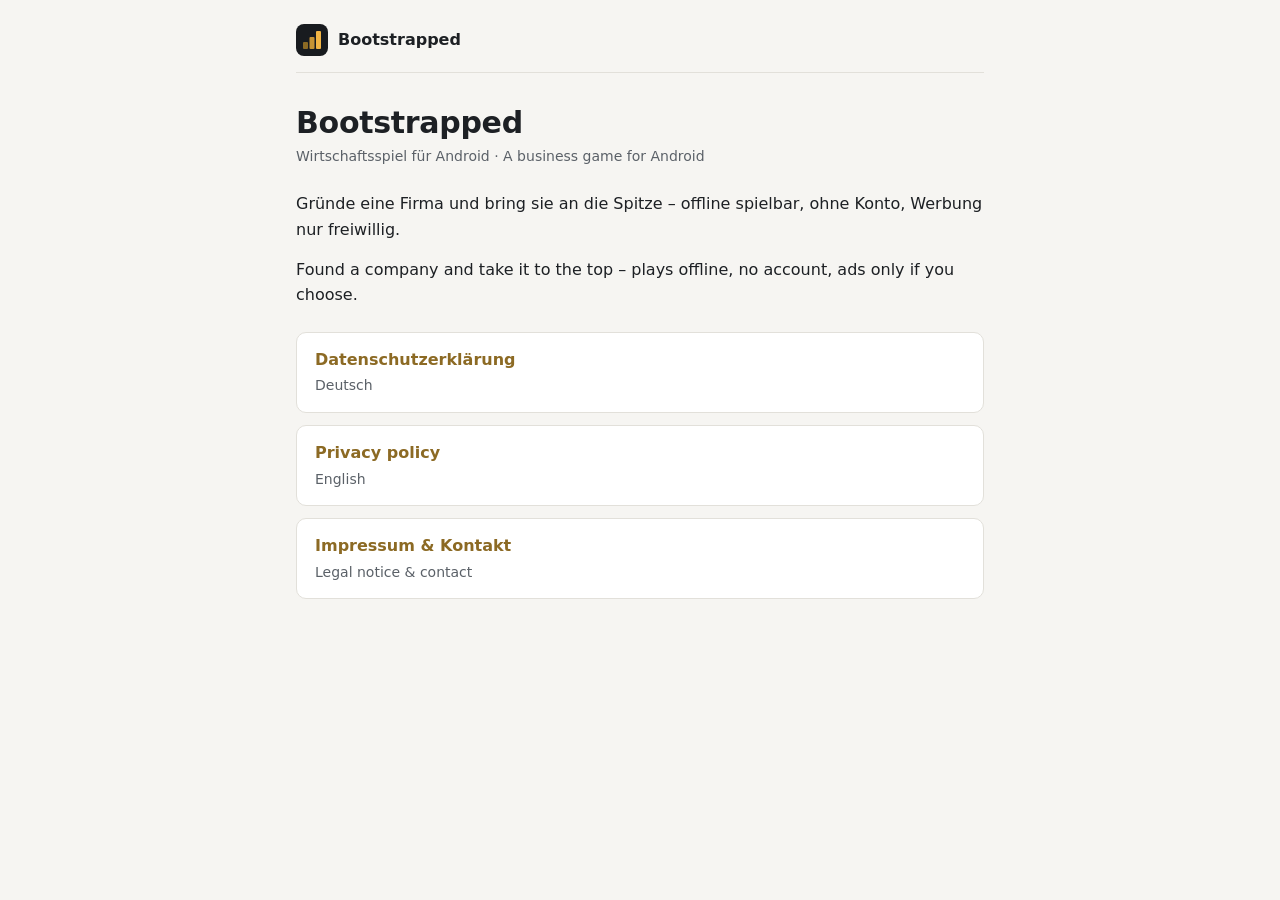
<file: index.html>
<!doctype html>
<html lang="de">
<head>
<meta charset="utf-8">
<meta name="viewport" content="width=device-width, initial-scale=1">
<title>Bootstrapped</title>
<meta name="description" content="Bootstrapped – Wirtschaftsspiel für Android. Datenschutz, Impressum, Kontakt.">
<link rel="stylesheet" href="style.css">
</head>
<body>
<div class="wrap">

<header class="top">
  <span class="brand">
    <svg width="32" height="32" viewBox="0 0 32 32" aria-hidden="true"><rect width="32" height="32" fill="#181B1F"/><rect x="7" y="18" width="5" height="7" rx="1" fill="#8C6A24"/><rect x="13.5" y="13" width="5" height="12" rx="1" fill="#C79434"/><rect x="20" y="7" width="5" height="18" rx="1" fill="#F2B544"/></svg>
    Bootstrapped
  </span>
</header>

<main>
<h1>Bootstrapped</h1>
<p class="meta">Wirtschaftsspiel für Android · A business game for Android</p>
<p>Gründe eine Firma und bring sie an die Spitze – offline spielbar, ohne Konto, Werbung nur freiwillig.</p>
<p lang="en">Found a company and take it to the top – plays offline, no account, ads only if you choose.</p>

<div class="links">
  <a href="bootstrapped/datenschutz.html"><strong>Datenschutzerklärung</strong><span>Deutsch</span></a>
  <a href="bootstrapped/privacy.html" hreflang="en"><strong>Privacy policy</strong><span>English</span></a>
  <a href="impressum.html"><strong>Impressum &amp; Kontakt</strong><span>Legal notice &amp; contact</span></a>
</div>
</main>

</div>
</body>
</html>
</file>
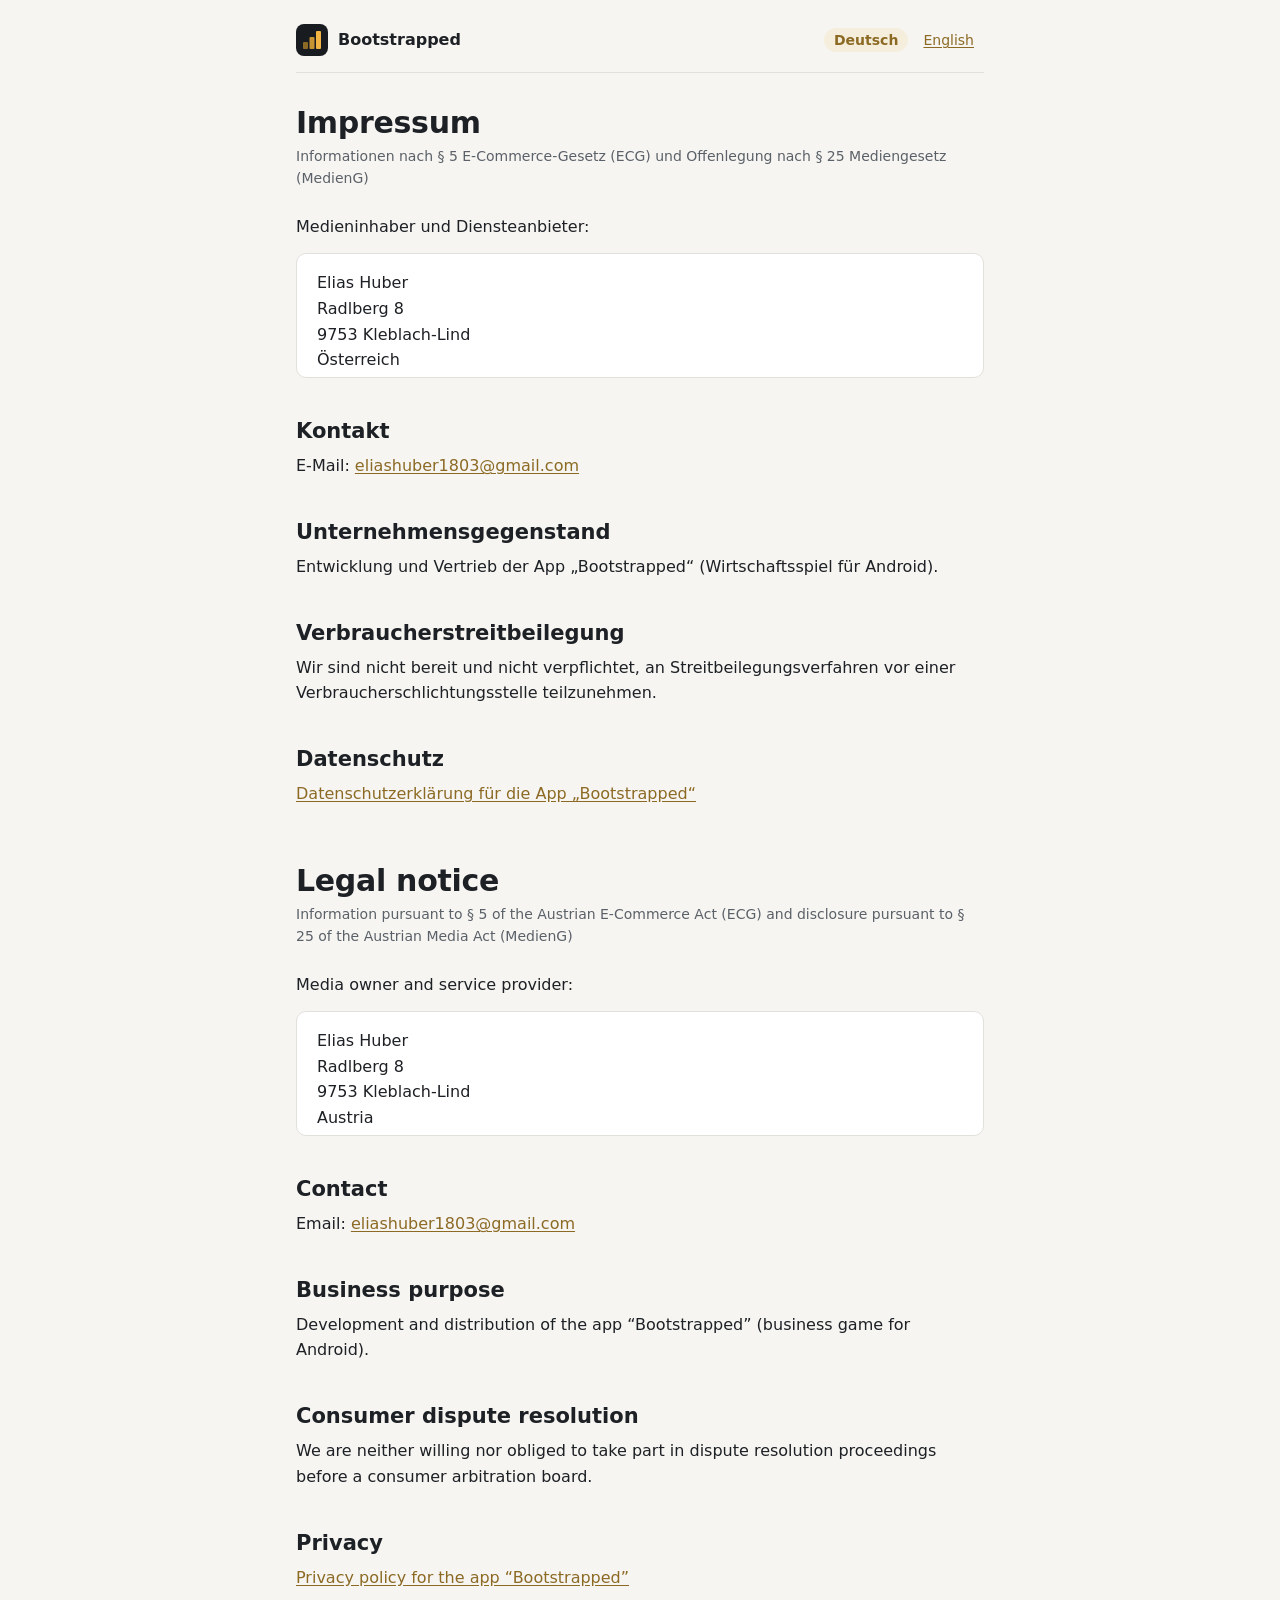
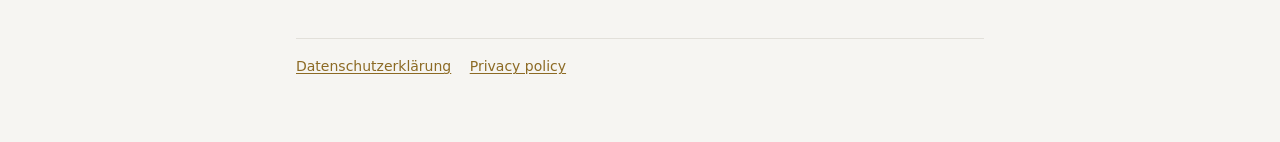
<file: impressum.html>
<!doctype html>
<html lang="de">
<head>
<meta charset="utf-8">
<meta name="viewport" content="width=device-width, initial-scale=1">
<title>Impressum – Bootstrapped</title>
<meta name="description" content="Impressum und Kontakt / Legal notice and contact.">
<link rel="stylesheet" href="style.css">
</head>
<body>
<div class="wrap">

<header class="top">
  <a class="brand" href="index.html">
    <svg width="32" height="32" viewBox="0 0 32 32" aria-hidden="true"><rect width="32" height="32" fill="#181B1F"/><rect x="7" y="18" width="5" height="7" rx="1" fill="#8C6A24"/><rect x="13.5" y="13" width="5" height="12" rx="1" fill="#C79434"/><rect x="20" y="7" width="5" height="18" rx="1" fill="#F2B544"/></svg>
    Bootstrapped
  </a>
  <nav class="lang" aria-label="Sprache / Language">
    <span>Deutsch</span>
    <a href="#en" hreflang="en" lang="en">English</a>
  </nav>
</header>

<main>
<h1>Impressum</h1>
<p class="meta">Informationen nach § 5 E-Commerce-Gesetz (ECG) und Offenlegung nach § 25 Mediengesetz (MedienG)</p>

<p>Medieninhaber und Diensteanbieter:</p>
<div class="card">
  <address>
    Elias Huber<br>
    Radlberg 8<br>
    9753 Kleblach-Lind<br>
    Österreich
  </address>
</div>

<h2>Kontakt</h2>
<p>E-Mail: <a href="mailto:eliashuber1803@gmail.com">eliashuber1803@gmail.com</a></p>

<h2>Unternehmensgegenstand</h2>
<p>Entwicklung und Vertrieb der App „Bootstrapped“ (Wirtschaftsspiel für Android).</p>

<h2>Verbraucherstreitbeilegung</h2>
<p>Wir sind nicht bereit und nicht verpflichtet, an Streitbeilegungsverfahren vor einer Verbraucherschlichtungsstelle teilzunehmen.</p>

<h2>Datenschutz</h2>
<p><a href="bootstrapped/datenschutz.html">Datenschutzerklärung für die App „Bootstrapped“</a></p>

<h1 id="en" lang="en" style="margin-top:56px">Legal notice</h1>
<div lang="en">
<p class="meta">Information pursuant to § 5 of the Austrian E-Commerce Act (ECG) and disclosure pursuant to § 25 of the Austrian Media Act (MedienG)</p>
<p>Media owner and service provider:</p>
<div class="card">
  <address>
    Elias Huber<br>
    Radlberg 8<br>
    9753 Kleblach-Lind<br>
    Austria
  </address>
</div>
<h2>Contact</h2>
<p>Email: <a href="mailto:eliashuber1803@gmail.com">eliashuber1803@gmail.com</a></p>
<h2>Business purpose</h2>
<p>Development and distribution of the app “Bootstrapped” (business game for Android).</p>
<h2>Consumer dispute resolution</h2>
<p>We are neither willing nor obliged to take part in dispute resolution proceedings before a consumer arbitration board.</p>
<h2>Privacy</h2>
<p><a href="bootstrapped/privacy.html">Privacy policy for the app “Bootstrapped”</a></p>
</div>
</main>

<footer>
  <a href="bootstrapped/datenschutz.html">Datenschutzerklärung</a>
  <a href="bootstrapped/privacy.html" hreflang="en">Privacy policy</a>
</footer>

</div>
</body>
</html>
</file>
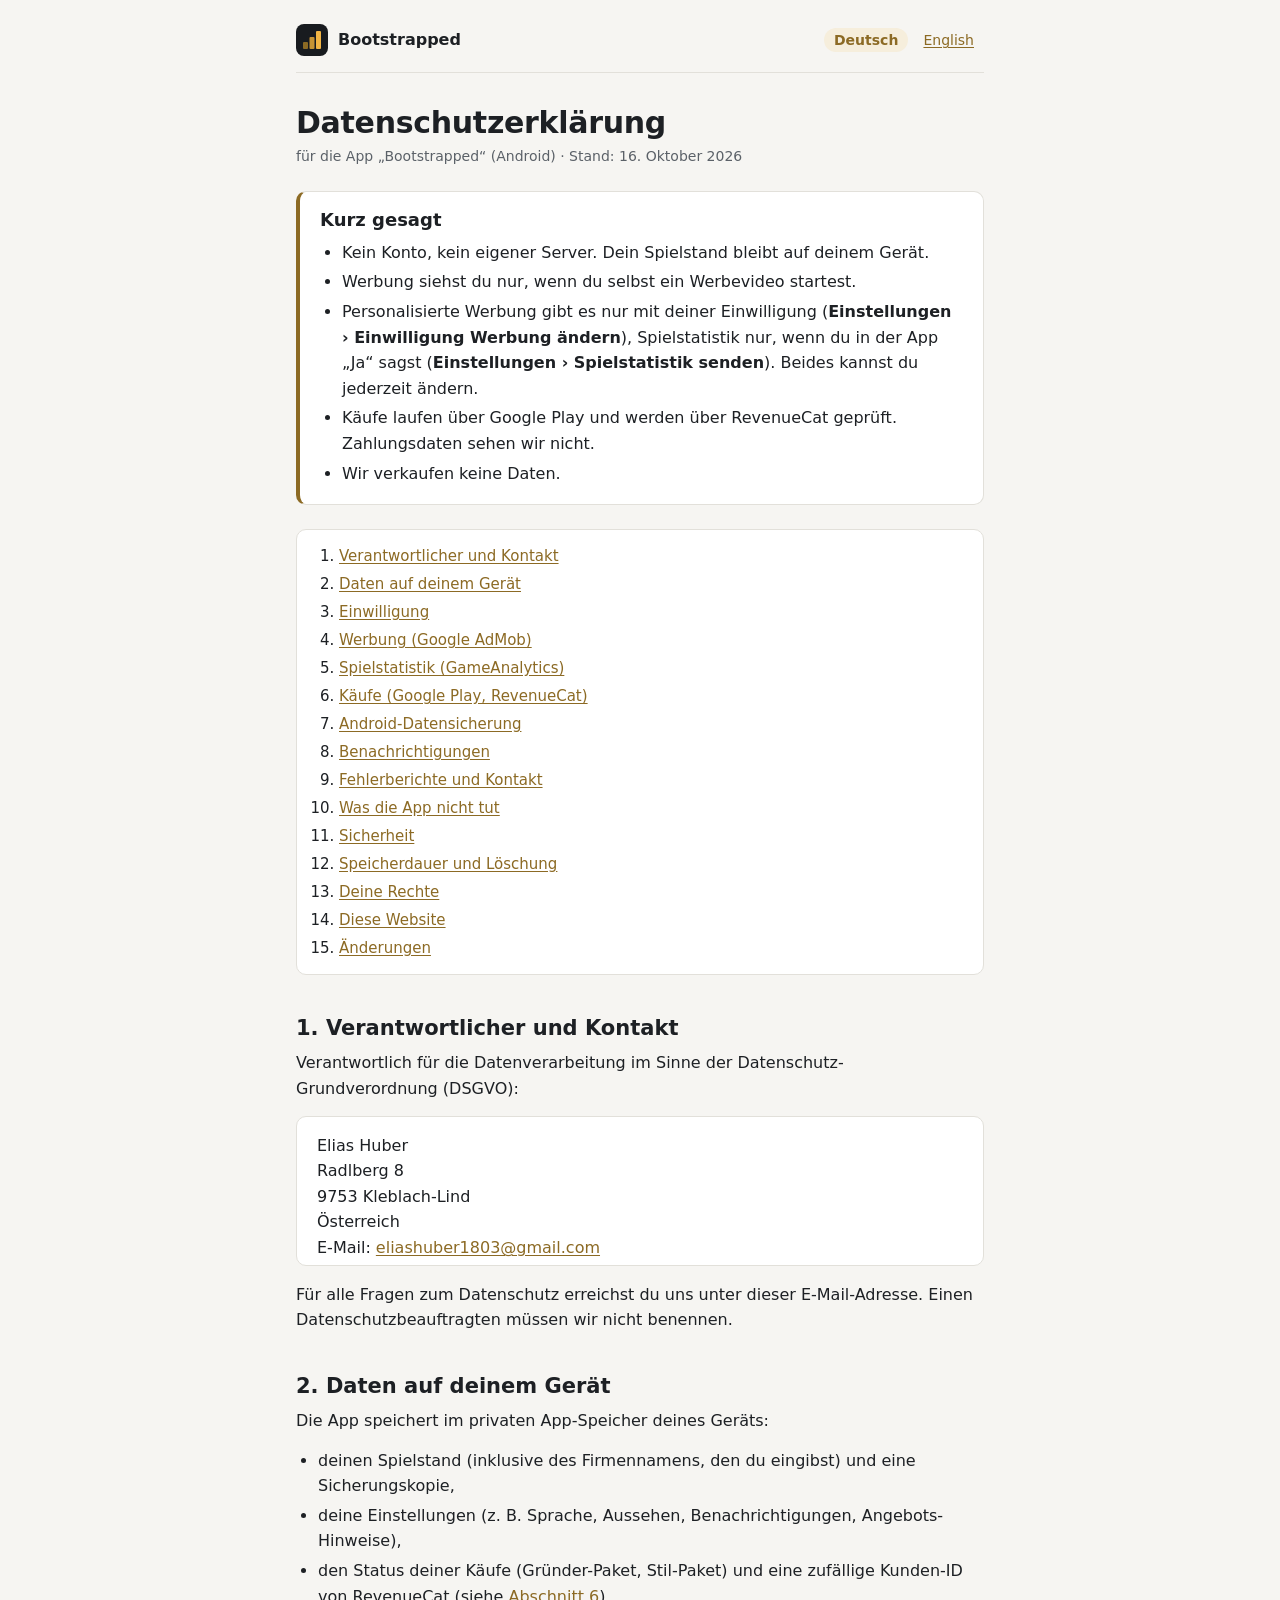
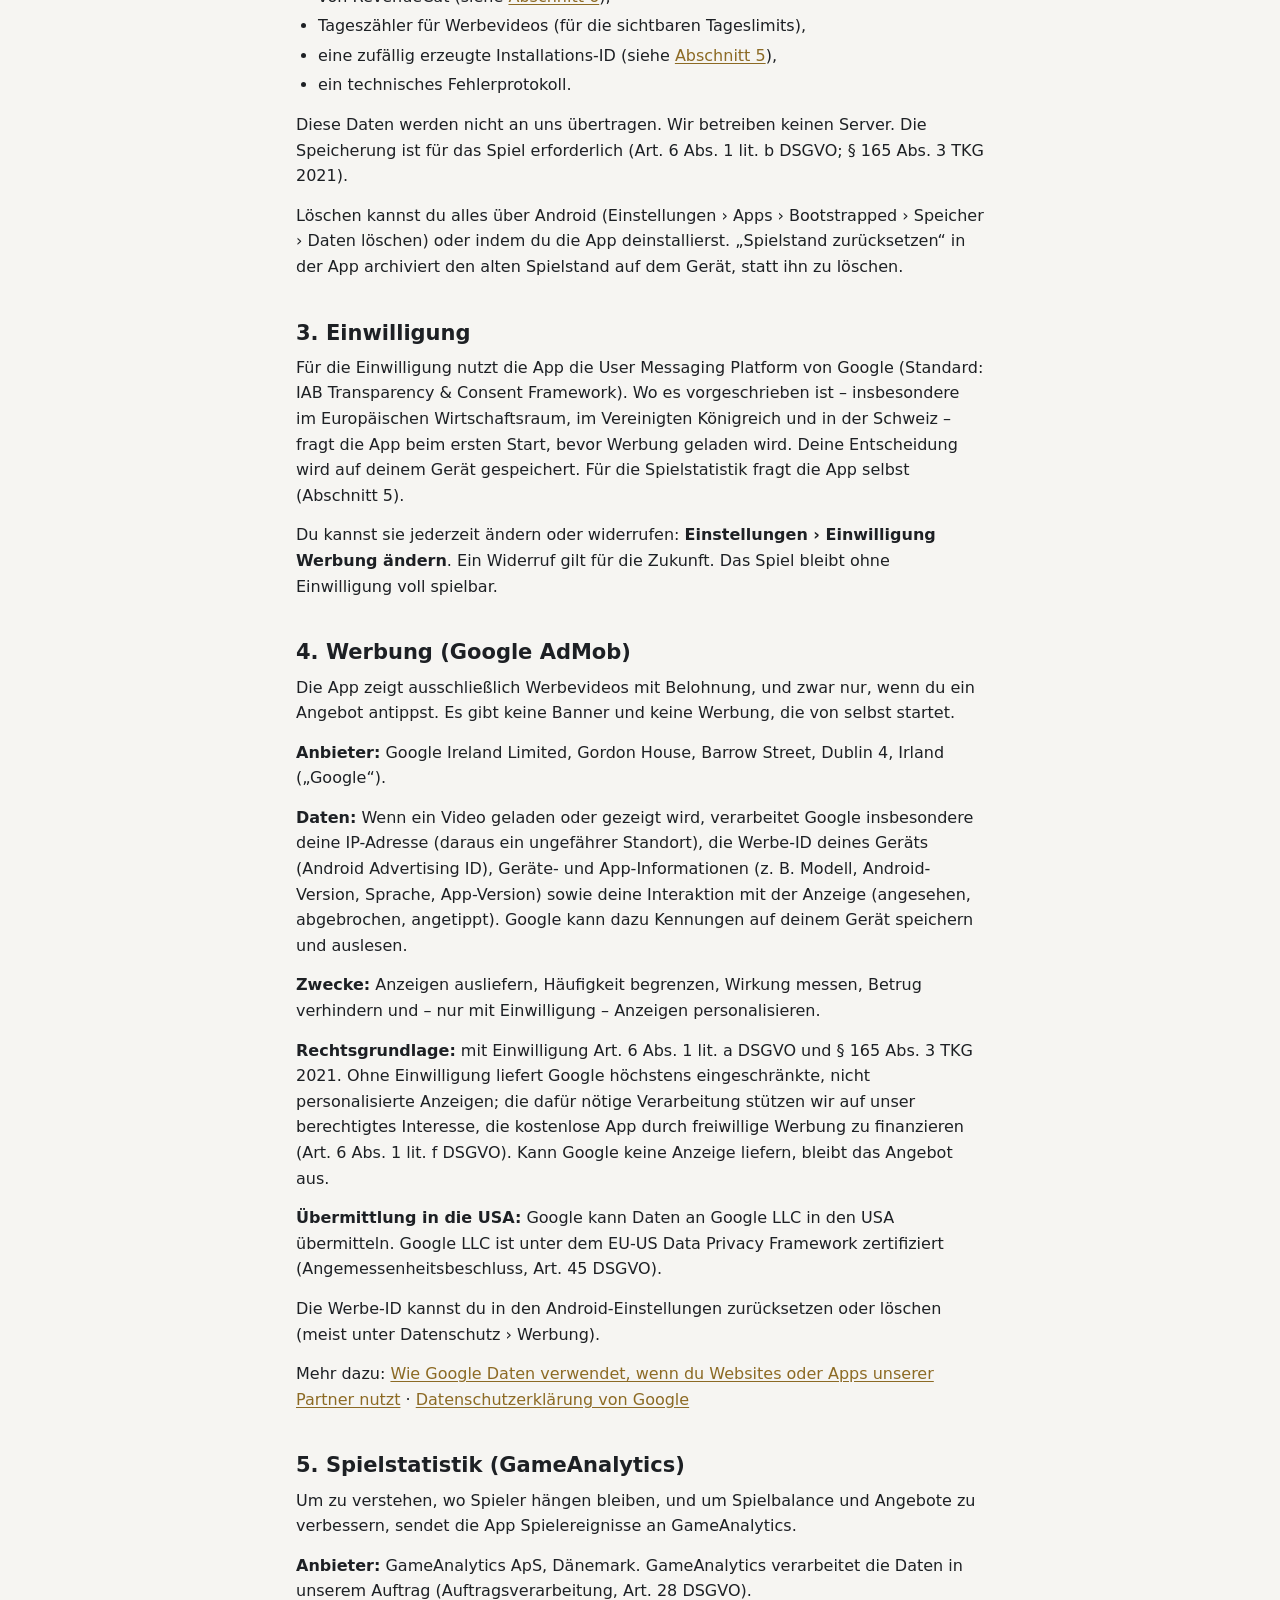
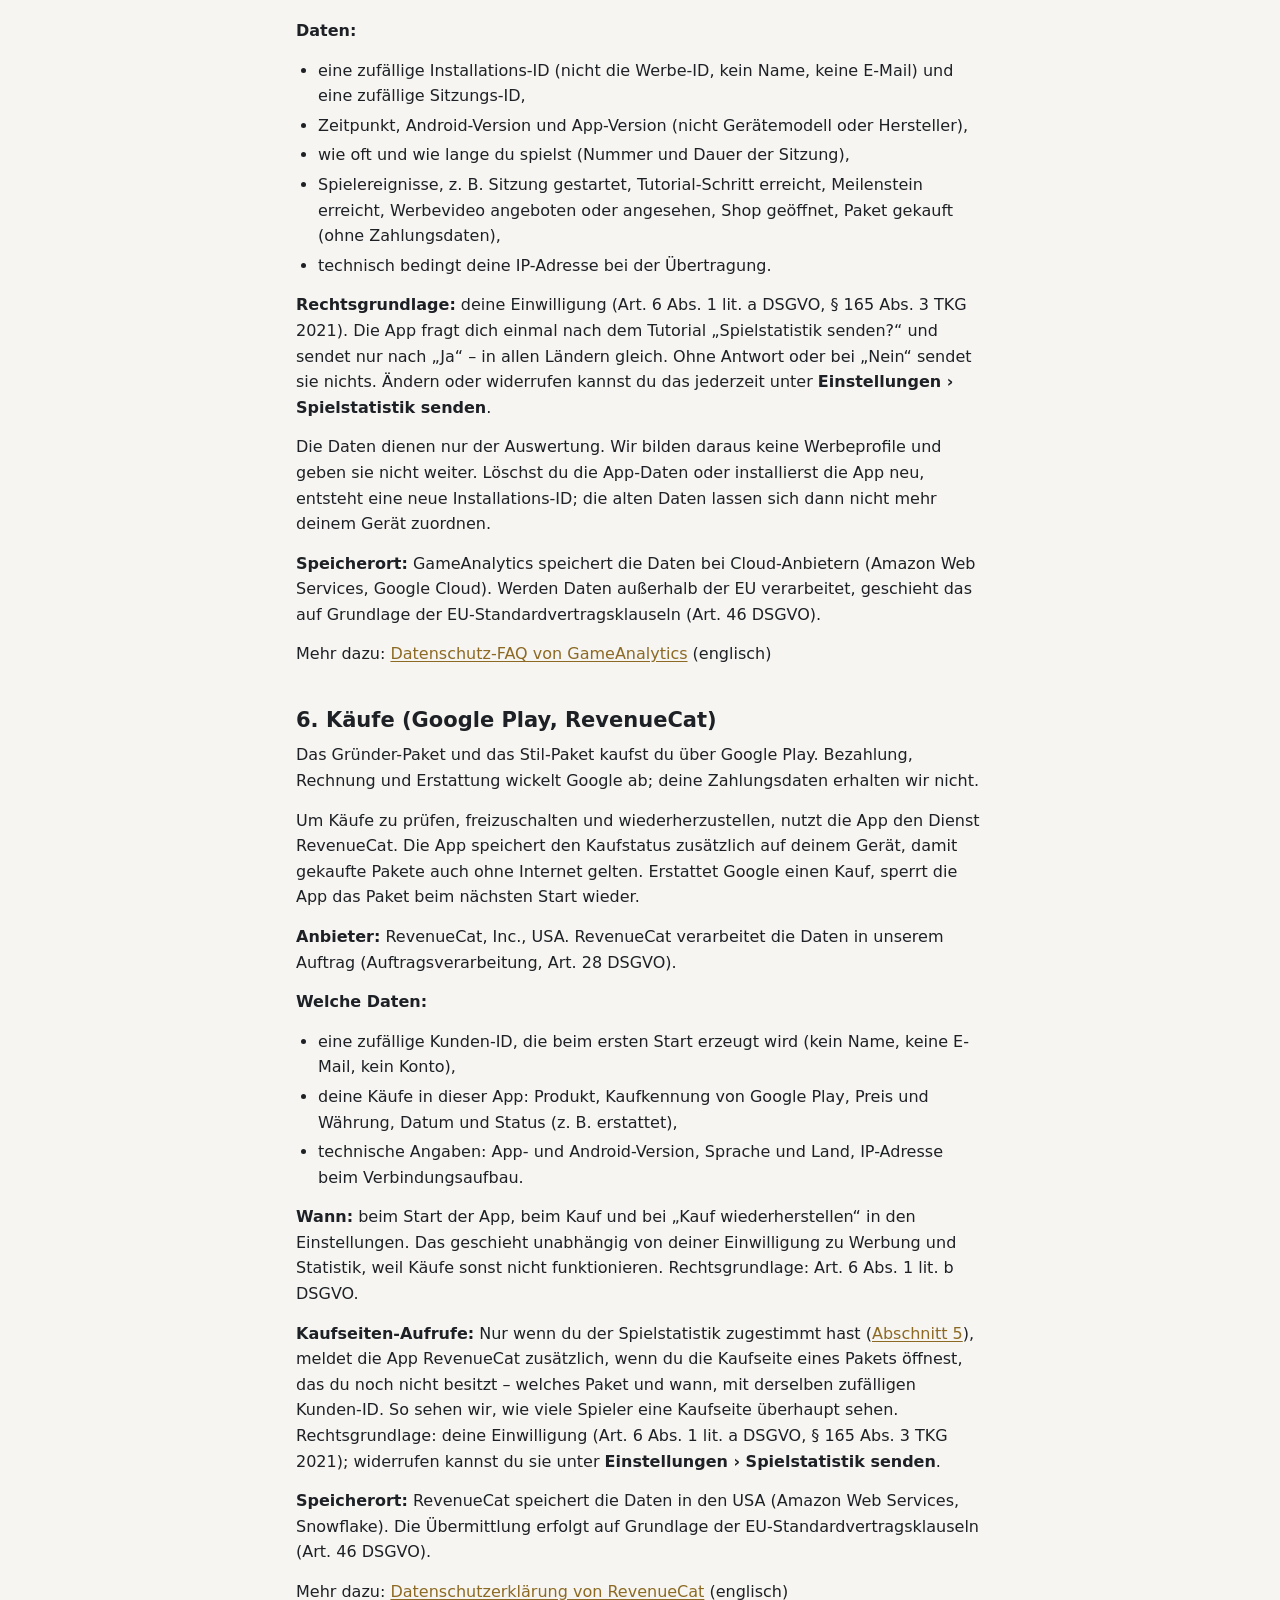
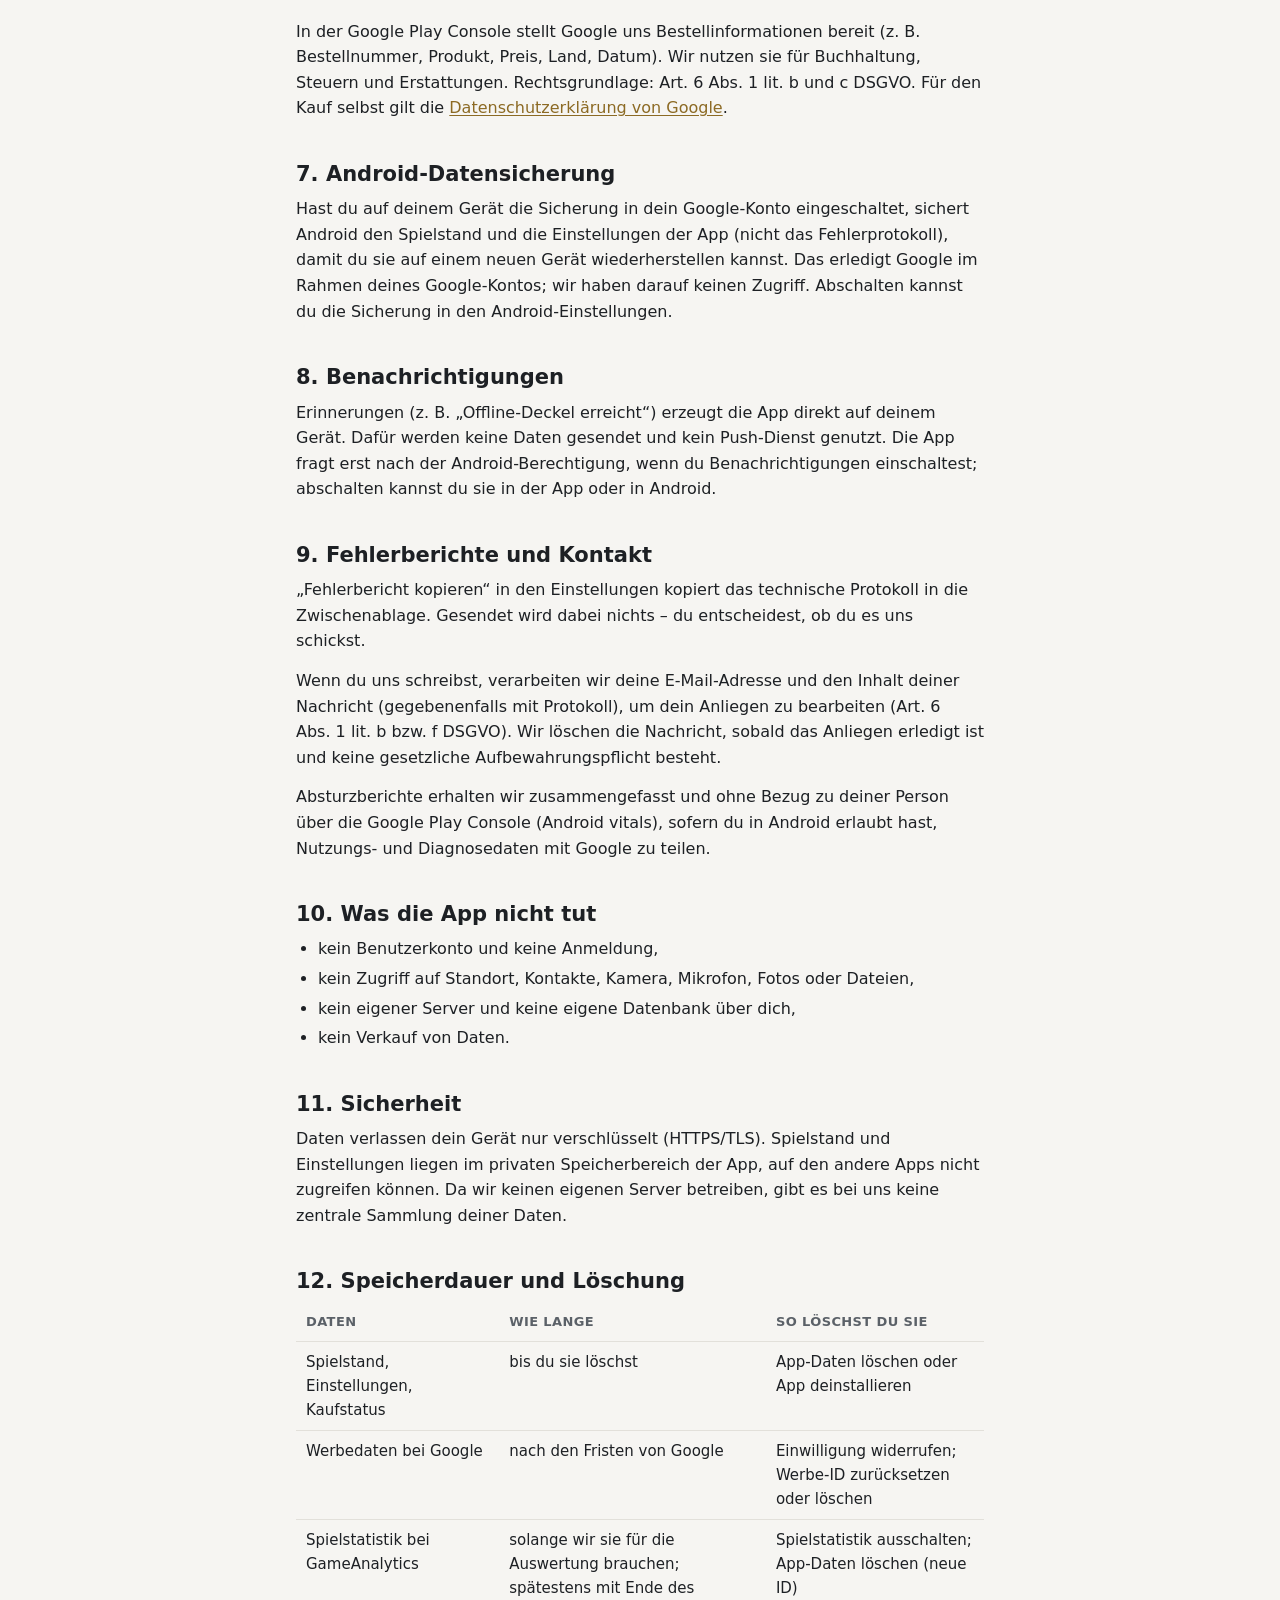
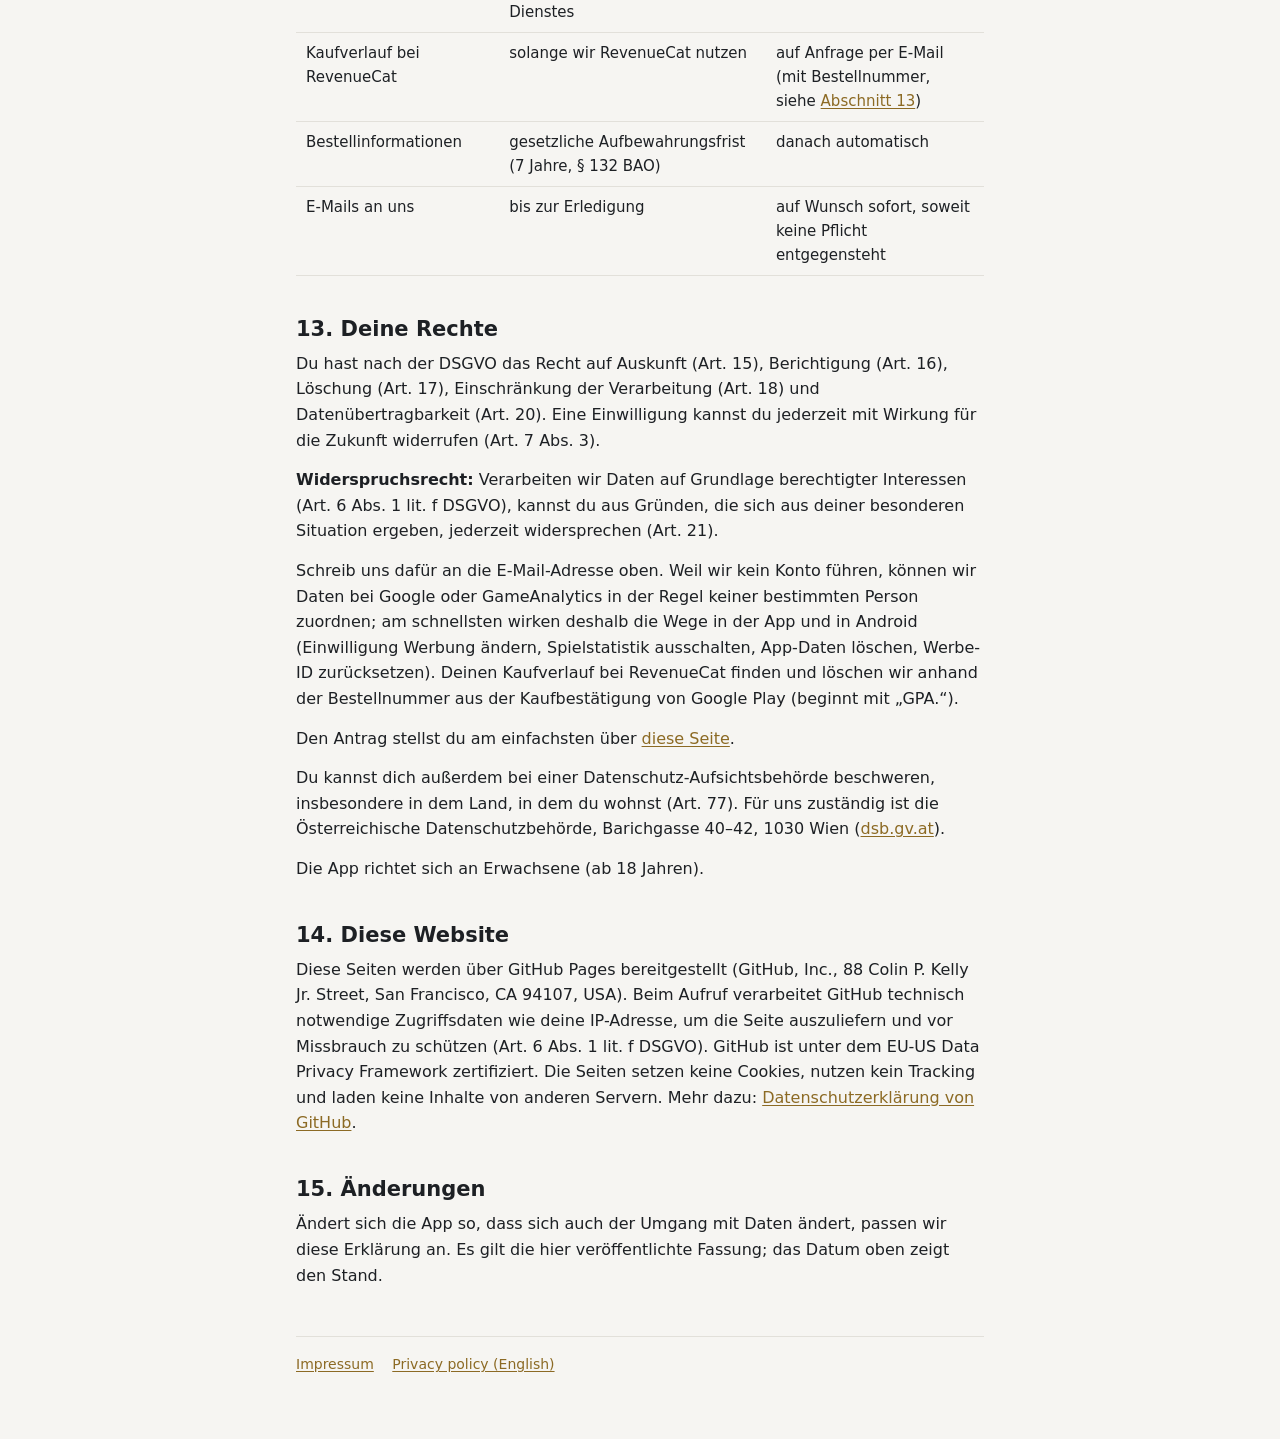
<file: bootstrapped/datenschutz.html>
<!doctype html>
<html lang="de">
<head>
<meta charset="utf-8">
<meta name="viewport" content="width=device-width, initial-scale=1">
<title>Datenschutzerklärung – Bootstrapped</title>
<meta name="description" content="Datenschutzerklärung für die App „Bootstrapped“ (Android).">
<link rel="alternate" hreflang="en" href="privacy.html">
<link rel="stylesheet" href="../style.css">
</head>
<body>
<div class="wrap">

<header class="top">
  <a class="brand" href="../index.html">
    <svg width="32" height="32" viewBox="0 0 32 32" aria-hidden="true"><rect width="32" height="32" fill="#181B1F"/><rect x="7" y="18" width="5" height="7" rx="1" fill="#8C6A24"/><rect x="13.5" y="13" width="5" height="12" rx="1" fill="#C79434"/><rect x="20" y="7" width="5" height="18" rx="1" fill="#F2B544"/></svg>
    Bootstrapped
  </a>
  <nav class="lang" aria-label="Sprache">
    <span>Deutsch</span>
    <a href="privacy.html" hreflang="en" lang="en">English</a>
  </nav>
</header>

<main>
<h1>Datenschutzerklärung</h1>
<p class="meta">für die App „Bootstrapped“ (Android) · Stand: 16. Oktober 2026</p>

<section class="summary">
  <h2>Kurz gesagt</h2>
  <ul>
    <li>Kein Konto, kein eigener Server. Dein Spielstand bleibt auf deinem Gerät.</li>
    <li>Werbung siehst du nur, wenn du selbst ein Werbevideo startest.</li>
    <li>Personalisierte Werbung gibt es nur mit deiner Einwilligung (<strong>Einstellungen › Einwilligung Werbung ändern</strong>), Spielstatistik nur, wenn du in der App „Ja“ sagst (<strong>Einstellungen › Spielstatistik senden</strong>). Beides kannst du jederzeit ändern.</li>
    <li>Käufe laufen über Google Play und werden über RevenueCat geprüft. Zahlungsdaten sehen wir nicht.</li>
    <li>Wir verkaufen keine Daten.</li>
  </ul>
</section>

<nav class="toc" aria-label="Inhalt">
  <ol>
    <li><a href="#verantwortlicher">Verantwortlicher und Kontakt</a></li>
    <li><a href="#geraet">Daten auf deinem Gerät</a></li>
    <li><a href="#einwilligung">Einwilligung</a></li>
    <li><a href="#werbung">Werbung (Google AdMob)</a></li>
    <li><a href="#statistik">Spielstatistik (GameAnalytics)</a></li>
    <li><a href="#kaeufe">Käufe (Google Play, RevenueCat)</a></li>
    <li><a href="#backup">Android-Datensicherung</a></li>
    <li><a href="#benachrichtigungen">Benachrichtigungen</a></li>
    <li><a href="#kontakt">Fehlerberichte und Kontakt</a></li>
    <li><a href="#nicht">Was die App nicht tut</a></li>
    <li><a href="#sicherheit">Sicherheit</a></li>
    <li><a href="#speicherdauer">Speicherdauer und Löschung</a></li>
    <li><a href="#rechte">Deine Rechte</a></li>
    <li><a href="#website">Diese Website</a></li>
    <li><a href="#aenderungen">Änderungen</a></li>
  </ol>
</nav>

<h2 id="verantwortlicher">1. Verantwortlicher und Kontakt</h2>
<p>Verantwortlich für die Datenverarbeitung im Sinne der Datenschutz-Grundverordnung (DSGVO):</p>
<div class="card">
  <address>
    Elias Huber<br>
    Radlberg 8<br>
    9753 Kleblach-Lind<br>
    Österreich<br>
    E-Mail: <a href="mailto:eliashuber1803@gmail.com">eliashuber1803@gmail.com</a>
  </address>
</div>
<p>Für alle Fragen zum Datenschutz erreichst du uns unter dieser E-Mail-Adresse. Einen Datenschutzbeauftragten müssen wir nicht benennen.</p>

<h2 id="geraet">2. Daten auf deinem Gerät</h2>
<p>Die App speichert im privaten App-Speicher deines Geräts:</p>
<ul>
  <li>deinen Spielstand (inklusive des Firmennamens, den du eingibst) und eine Sicherungskopie,</li>
  <li>deine Einstellungen (z.&nbsp;B. Sprache, Aussehen, Benachrichtigungen, Angebots-Hinweise),</li>
  <li>den Status deiner Käufe (Gründer-Paket, Stil-Paket) und eine zufällige Kunden-ID von RevenueCat (siehe <a href="#kaeufe">Abschnitt 6</a>),</li>
  <li>Tageszähler für Werbevideos (für die sichtbaren Tageslimits),</li>
  <li>eine zufällig erzeugte Installations-ID (siehe <a href="#statistik">Abschnitt 5</a>),</li>
  <li>ein technisches Fehlerprotokoll.</li>
</ul>
<p>Diese Daten werden nicht an uns übertragen. Wir betreiben keinen Server. Die Speicherung ist für das Spiel erforderlich (Art.&nbsp;6 Abs.&nbsp;1 lit.&nbsp;b DSGVO; § 165 Abs.&nbsp;3 TKG 2021).</p>
<p>Löschen kannst du alles über Android (Einstellungen › Apps › Bootstrapped › Speicher › Daten löschen) oder indem du die App deinstallierst. „Spielstand zurücksetzen“ in der App archiviert den alten Spielstand auf dem Gerät, statt ihn zu löschen.</p>

<h2 id="einwilligung">3. Einwilligung</h2>
<p>Für die Einwilligung nutzt die App die User Messaging Platform von Google (Standard: IAB Transparency &amp; Consent Framework). Wo es vorgeschrieben ist – insbesondere im Europäischen Wirtschaftsraum, im Vereinigten Königreich und in der Schweiz – fragt die App beim ersten Start, bevor Werbung geladen wird. Deine Entscheidung wird auf deinem Gerät gespeichert. Für die Spielstatistik fragt die App selbst (Abschnitt 5).</p>
<p>Du kannst sie jederzeit ändern oder widerrufen: <strong>Einstellungen › Einwilligung Werbung ändern</strong>. Ein Widerruf gilt für die Zukunft. Das Spiel bleibt ohne Einwilligung voll spielbar.</p>

<h2 id="werbung">4. Werbung (Google AdMob)</h2>
<p>Die App zeigt ausschließlich Werbevideos mit Belohnung, und zwar nur, wenn du ein Angebot antippst. Es gibt keine Banner und keine Werbung, die von selbst startet.</p>
<p><strong>Anbieter:</strong> Google Ireland Limited, Gordon House, Barrow Street, Dublin 4, Irland („Google“).</p>
<p><strong>Daten:</strong> Wenn ein Video geladen oder gezeigt wird, verarbeitet Google insbesondere deine IP-Adresse (daraus ein ungefährer Standort), die Werbe-ID deines Geräts (Android Advertising ID), Geräte- und App-Informationen (z.&nbsp;B. Modell, Android-Version, Sprache, App-Version) sowie deine Interaktion mit der Anzeige (angesehen, abgebrochen, angetippt). Google kann dazu Kennungen auf deinem Gerät speichern und auslesen.</p>
<p><strong>Zwecke:</strong> Anzeigen ausliefern, Häufigkeit begrenzen, Wirkung messen, Betrug verhindern und – nur mit Einwilligung – Anzeigen personalisieren.</p>
<p><strong>Rechtsgrundlage:</strong> mit Einwilligung Art.&nbsp;6 Abs.&nbsp;1 lit.&nbsp;a DSGVO und § 165 Abs.&nbsp;3 TKG 2021. Ohne Einwilligung liefert Google höchstens eingeschränkte, nicht personalisierte Anzeigen; die dafür nötige Verarbeitung stützen wir auf unser berechtigtes Interesse, die kostenlose App durch freiwillige Werbung zu finanzieren (Art.&nbsp;6 Abs.&nbsp;1 lit.&nbsp;f DSGVO). Kann Google keine Anzeige liefern, bleibt das Angebot aus.</p>
<p><strong>Übermittlung in die USA:</strong> Google kann Daten an Google LLC in den USA übermitteln. Google LLC ist unter dem EU-US Data Privacy Framework zertifiziert (Angemessenheitsbeschluss, Art.&nbsp;45 DSGVO).</p>
<p>Die Werbe-ID kannst du in den Android-Einstellungen zurücksetzen oder löschen (meist unter Datenschutz › Werbung).</p>
<p>Mehr dazu: <a href="https://policies.google.com/technologies/partner-sites?hl=de">Wie Google Daten verwendet, wenn du Websites oder Apps unserer Partner nutzt</a> · <a href="https://policies.google.com/privacy?hl=de">Datenschutzerklärung von Google</a></p>

<h2 id="statistik">5. Spielstatistik (GameAnalytics)</h2>
<p>Um zu verstehen, wo Spieler hängen bleiben, und um Spielbalance und Angebote zu verbessern, sendet die App Spielereignisse an GameAnalytics.</p>
<p><strong>Anbieter:</strong> GameAnalytics ApS, Dänemark. GameAnalytics verarbeitet die Daten in unserem Auftrag (Auftragsverarbeitung, Art.&nbsp;28 DSGVO).</p>
<p><strong>Daten:</strong></p>
<ul>
  <li>eine zufällige Installations-ID (nicht die Werbe-ID, kein Name, keine E-Mail) und eine zufällige Sitzungs-ID,</li>
  <li>Zeitpunkt, Android-Version und App-Version (nicht Gerätemodell oder Hersteller),</li>
  <li>wie oft und wie lange du spielst (Nummer und Dauer der Sitzung),</li>
  <li>Spielereignisse, z.&nbsp;B. Sitzung gestartet, Tutorial-Schritt erreicht, Meilenstein erreicht, Werbevideo angeboten oder angesehen, Shop geöffnet, Paket gekauft (ohne Zahlungsdaten),</li>
  <li>technisch bedingt deine IP-Adresse bei der Übertragung.</li>
</ul>
<p><strong>Rechtsgrundlage:</strong> deine Einwilligung (Art.&nbsp;6 Abs.&nbsp;1 lit.&nbsp;a DSGVO, § 165 Abs.&nbsp;3 TKG 2021). Die App fragt dich einmal nach dem Tutorial „Spielstatistik senden?“ und sendet nur nach „Ja“ – in allen Ländern gleich. Ohne Antwort oder bei „Nein“ sendet sie nichts. Ändern oder widerrufen kannst du das jederzeit unter <strong>Einstellungen › Spielstatistik senden</strong>.</p>
<p>Die Daten dienen nur der Auswertung. Wir bilden daraus keine Werbeprofile und geben sie nicht weiter. Löschst du die App-Daten oder installierst die App neu, entsteht eine neue Installations-ID; die alten Daten lassen sich dann nicht mehr deinem Gerät zuordnen.</p>
<p><strong>Speicherort:</strong> GameAnalytics speichert die Daten bei Cloud-Anbietern (Amazon Web Services, Google Cloud). Werden Daten außerhalb der EU verarbeitet, geschieht das auf Grundlage der EU-Standardvertragsklauseln (Art.&nbsp;46 DSGVO).</p>
<p>Mehr dazu: <a href="https://www.gameanalytics.com/trust/privacy-faq">Datenschutz-FAQ von GameAnalytics</a> (englisch)</p>

<h2 id="kaeufe">6. Käufe (Google Play, RevenueCat)</h2>
<p>Das Gründer-Paket und das Stil-Paket kaufst du über Google Play. Bezahlung, Rechnung und Erstattung wickelt Google ab; deine Zahlungsdaten erhalten wir nicht.</p>
<p>Um Käufe zu prüfen, freizuschalten und wiederherzustellen, nutzt die App den Dienst RevenueCat. Die App speichert den Kaufstatus zusätzlich auf deinem Gerät, damit gekaufte Pakete auch ohne Internet gelten. Erstattet Google einen Kauf, sperrt die App das Paket beim nächsten Start wieder.</p>
<p><strong>Anbieter:</strong> RevenueCat, Inc., USA. RevenueCat verarbeitet die Daten in unserem Auftrag (Auftragsverarbeitung, Art.&nbsp;28 DSGVO).</p>
<p><strong>Welche Daten:</strong></p>
<ul>
  <li>eine zufällige Kunden-ID, die beim ersten Start erzeugt wird (kein Name, keine E-Mail, kein Konto),</li>
  <li>deine Käufe in dieser App: Produkt, Kaufkennung von Google Play, Preis und Währung, Datum und Status (z.&nbsp;B. erstattet),</li>
  <li>technische Angaben: App- und Android-Version, Sprache und Land, IP-Adresse beim Verbindungsaufbau.</li>
</ul>
<p><strong>Wann:</strong> beim Start der App, beim Kauf und bei „Kauf wiederherstellen“ in den Einstellungen. Das geschieht unabhängig von deiner Einwilligung zu Werbung und Statistik, weil Käufe sonst nicht funktionieren. Rechtsgrundlage: Art.&nbsp;6 Abs.&nbsp;1 lit.&nbsp;b DSGVO.</p>
<p><strong>Kaufseiten-Aufrufe:</strong> Nur wenn du der Spielstatistik zugestimmt hast (<a href="#statistik">Abschnitt 5</a>), meldet die App RevenueCat zusätzlich, wenn du die Kaufseite eines Pakets öffnest, das du noch nicht besitzt – welches Paket und wann, mit derselben zufälligen Kunden-ID. So sehen wir, wie viele Spieler eine Kaufseite überhaupt sehen. Rechtsgrundlage: deine Einwilligung (Art.&nbsp;6 Abs.&nbsp;1 lit.&nbsp;a DSGVO, § 165 Abs.&nbsp;3 TKG 2021); widerrufen kannst du sie unter <strong>Einstellungen › Spielstatistik senden</strong>.</p>
<p><strong>Speicherort:</strong> RevenueCat speichert die Daten in den USA (Amazon Web Services, Snowflake). Die Übermittlung erfolgt auf Grundlage der EU-Standardvertragsklauseln (Art.&nbsp;46 DSGVO).</p>
<p>Mehr dazu: <a href="https://www.revenuecat.com/privacy">Datenschutzerklärung von RevenueCat</a> (englisch)</p>
<p>In der Google Play Console stellt Google uns Bestellinformationen bereit (z.&nbsp;B. Bestellnummer, Produkt, Preis, Land, Datum). Wir nutzen sie für Buchhaltung, Steuern und Erstattungen. Rechtsgrundlage: Art.&nbsp;6 Abs.&nbsp;1 lit.&nbsp;b und c DSGVO. Für den Kauf selbst gilt die <a href="https://policies.google.com/privacy?hl=de">Datenschutzerklärung von Google</a>.</p>

<h2 id="backup">7. Android-Datensicherung</h2>
<p>Hast du auf deinem Gerät die Sicherung in dein Google-Konto eingeschaltet, sichert Android den Spielstand und die Einstellungen der App (nicht das Fehlerprotokoll), damit du sie auf einem neuen Gerät wiederherstellen kannst. Das erledigt Google im Rahmen deines Google-Kontos; wir haben darauf keinen Zugriff. Abschalten kannst du die Sicherung in den Android-Einstellungen.</p>

<h2 id="benachrichtigungen">8. Benachrichtigungen</h2>
<p>Erinnerungen (z.&nbsp;B. „Offline-Deckel erreicht“) erzeugt die App direkt auf deinem Gerät. Dafür werden keine Daten gesendet und kein Push-Dienst genutzt. Die App fragt erst nach der Android-Berechtigung, wenn du Benachrichtigungen einschaltest; abschalten kannst du sie in der App oder in Android.</p>

<h2 id="kontakt">9. Fehlerberichte und Kontakt</h2>
<p>„Fehlerbericht kopieren“ in den Einstellungen kopiert das technische Protokoll in die Zwischenablage. Gesendet wird dabei nichts – du entscheidest, ob du es uns schickst.</p>
<p>Wenn du uns schreibst, verarbeiten wir deine E-Mail-Adresse und den Inhalt deiner Nachricht (gegebenenfalls mit Protokoll), um dein Anliegen zu bearbeiten (Art.&nbsp;6 Abs.&nbsp;1 lit.&nbsp;b bzw. f DSGVO). Wir löschen die Nachricht, sobald das Anliegen erledigt ist und keine gesetzliche Aufbewahrungspflicht besteht.</p>
<p>Absturzberichte erhalten wir zusammengefasst und ohne Bezug zu deiner Person über die Google Play Console (Android vitals), sofern du in Android erlaubt hast, Nutzungs- und Diagnosedaten mit Google zu teilen.</p>

<h2 id="nicht">10. Was die App nicht tut</h2>
<ul>
  <li>kein Benutzerkonto und keine Anmeldung,</li>
  <li>kein Zugriff auf Standort, Kontakte, Kamera, Mikrofon, Fotos oder Dateien,</li>
  <li>kein eigener Server und keine eigene Datenbank über dich,</li>
  <li>kein Verkauf von Daten.</li>
</ul>

<h2 id="sicherheit">11. Sicherheit</h2>
<p>Daten verlassen dein Gerät nur verschlüsselt (HTTPS/TLS). Spielstand und Einstellungen liegen im privaten Speicherbereich der App, auf den andere Apps nicht zugreifen können. Da wir keinen eigenen Server betreiben, gibt es bei uns keine zentrale Sammlung deiner Daten.</p>

<h2 id="speicherdauer">12. Speicherdauer und Löschung</h2>
<div class="table-scroll">
<table>
  <thead><tr><th>Daten</th><th>Wie lange</th><th>So löschst du sie</th></tr></thead>
  <tbody>
    <tr><td>Spielstand, Einstellungen, Kaufstatus</td><td>bis du sie löschst</td><td>App-Daten löschen oder App deinstallieren</td></tr>
    <tr><td>Werbedaten bei Google</td><td>nach den Fristen von Google</td><td>Einwilligung widerrufen; Werbe-ID zurücksetzen oder löschen</td></tr>
    <tr><td>Spielstatistik bei GameAnalytics</td><td>solange wir sie für die Auswertung brauchen; spätestens mit Ende des Dienstes</td><td>Spielstatistik ausschalten; App-Daten löschen (neue ID)</td></tr>
    <tr><td>Kaufverlauf bei RevenueCat</td><td>solange wir RevenueCat nutzen</td><td>auf Anfrage per E-Mail (mit Bestellnummer, siehe <a href="#rechte">Abschnitt 13</a>)</td></tr>
    <tr><td>Bestellinformationen</td><td>gesetzliche Aufbewahrungsfrist (7 Jahre, § 132 BAO)</td><td>danach automatisch</td></tr>
    <tr><td>E-Mails an uns</td><td>bis zur Erledigung</td><td>auf Wunsch sofort, soweit keine Pflicht entgegensteht</td></tr>
  </tbody>
</table>
</div>

<h2 id="rechte">13. Deine Rechte</h2>
<p>Du hast nach der DSGVO das Recht auf Auskunft (Art.&nbsp;15), Berichtigung (Art.&nbsp;16), Löschung (Art.&nbsp;17), Einschränkung der Verarbeitung (Art.&nbsp;18) und Datenübertragbarkeit (Art.&nbsp;20). Eine Einwilligung kannst du jederzeit mit Wirkung für die Zukunft widerrufen (Art.&nbsp;7 Abs.&nbsp;3).</p>
<p><strong>Widerspruchsrecht:</strong> Verarbeiten wir Daten auf Grundlage berechtigter Interessen (Art.&nbsp;6 Abs.&nbsp;1 lit.&nbsp;f DSGVO), kannst du aus Gründen, die sich aus deiner besonderen Situation ergeben, jederzeit widersprechen (Art.&nbsp;21).</p>
<p>Schreib uns dafür an die E-Mail-Adresse oben. Weil wir kein Konto führen, können wir Daten bei Google oder GameAnalytics in der Regel keiner bestimmten Person zuordnen; am schnellsten wirken deshalb die Wege in der App und in Android (Einwilligung Werbung ändern, Spielstatistik ausschalten, App-Daten löschen, Werbe-ID zurücksetzen). Deinen Kaufverlauf bei RevenueCat finden und löschen wir anhand der Bestellnummer aus der Kaufbestätigung von Google Play (beginnt mit „GPA.“).</p>
<p>Den Antrag stellst du am einfachsten über <a href="loeschung.html">diese Seite</a>.</p>
<p>Du kannst dich außerdem bei einer Datenschutz-Aufsichtsbehörde beschweren, insbesondere in dem Land, in dem du wohnst (Art.&nbsp;77). Für uns zuständig ist die Österreichische Datenschutzbehörde, Barichgasse 40–42, 1030 Wien (<a href="https://dsb.gv.at">dsb.gv.at</a>).</p>
<p>Die App richtet sich an Erwachsene (ab 18 Jahren).</p>

<h2 id="website">14. Diese Website</h2>
<p>Diese Seiten werden über GitHub Pages bereitgestellt (GitHub, Inc., 88 Colin P. Kelly Jr. Street, San Francisco, CA 94107, USA). Beim Aufruf verarbeitet GitHub technisch notwendige Zugriffsdaten wie deine IP-Adresse, um die Seite auszuliefern und vor Missbrauch zu schützen (Art.&nbsp;6 Abs.&nbsp;1 lit.&nbsp;f DSGVO). GitHub ist unter dem EU-US Data Privacy Framework zertifiziert. Die Seiten setzen keine Cookies, nutzen kein Tracking und laden keine Inhalte von anderen Servern. Mehr dazu: <a href="https://docs.github.com/de/site-policy/privacy-policies/github-general-privacy-statement">Datenschutzerklärung von GitHub</a>.</p>

<h2 id="aenderungen">15. Änderungen</h2>
<p>Ändert sich die App so, dass sich auch der Umgang mit Daten ändert, passen wir diese Erklärung an. Es gilt die hier veröffentlichte Fassung; das Datum oben zeigt den Stand.</p>
</main>

<footer>
  <a href="../impressum.html">Impressum</a>
  <a href="privacy.html" hreflang="en">Privacy policy (English)</a>
</footer>

</div>
</body>
</html>
</file>
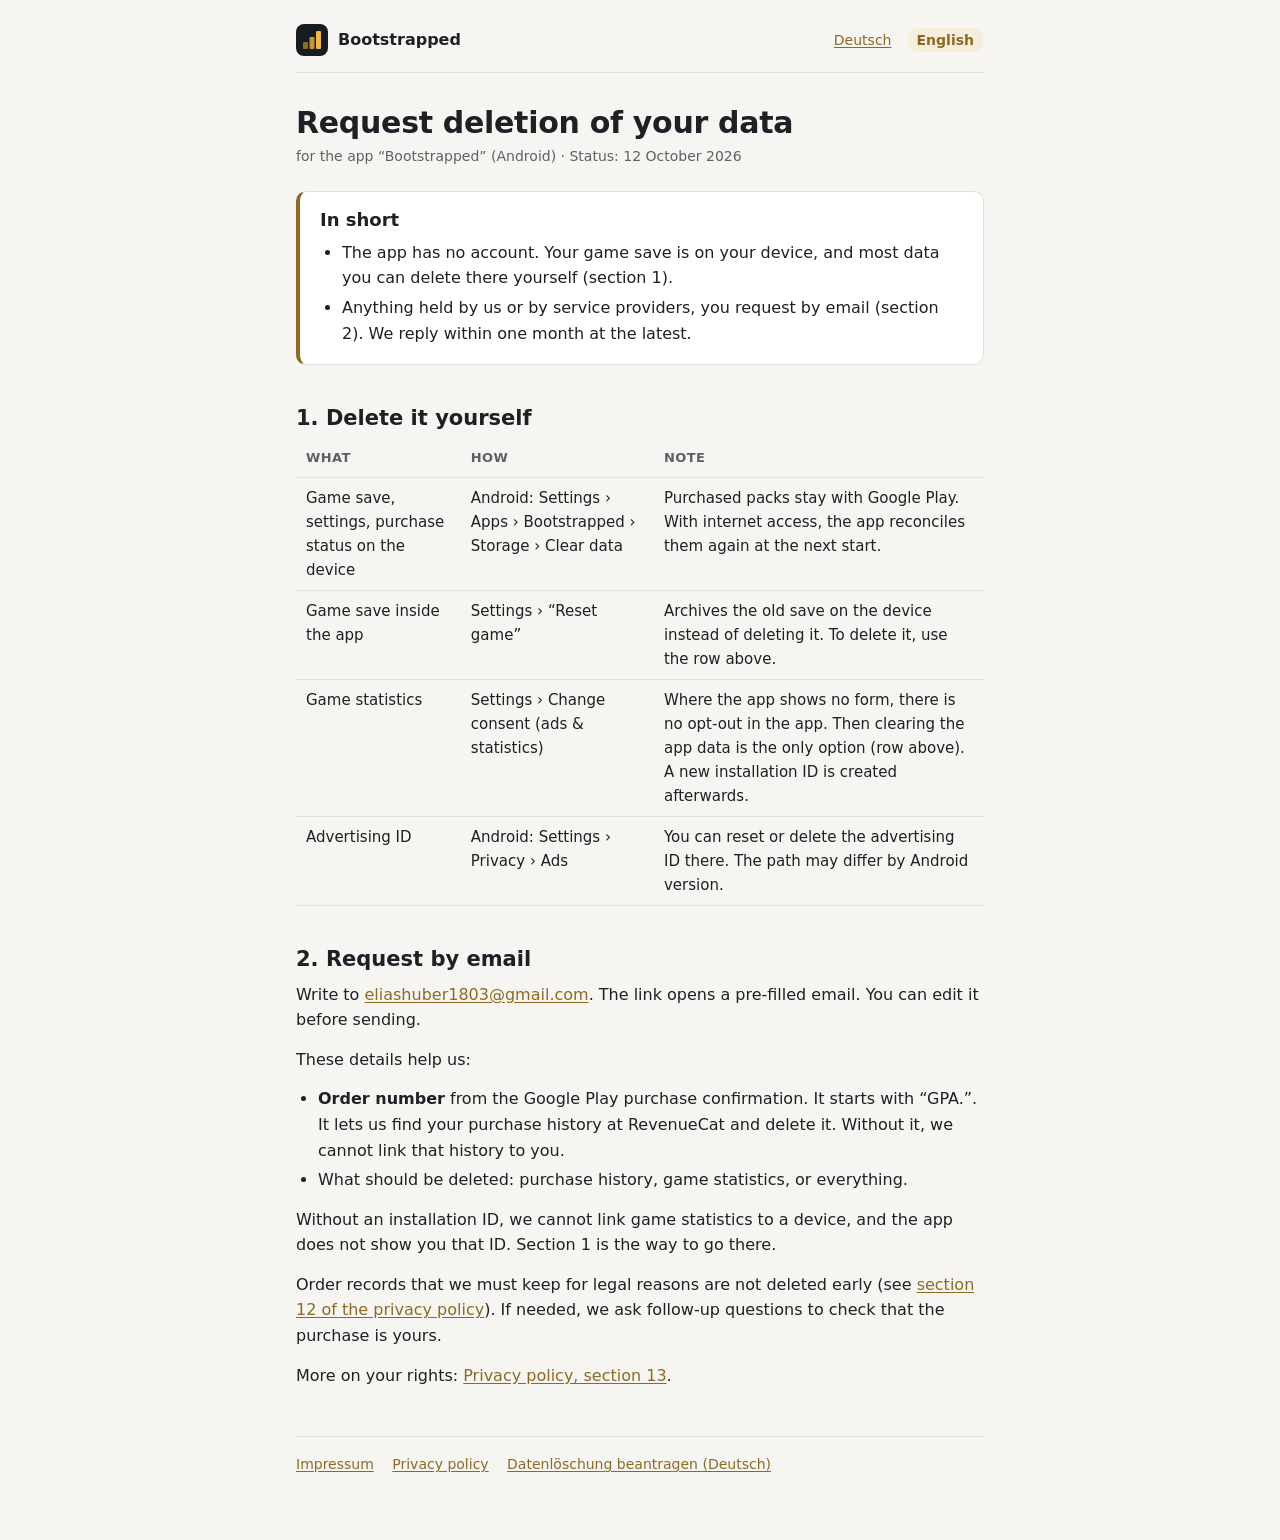
<file: bootstrapped/delete-request.html>
<!doctype html>
<html lang="en">
<head>
<meta charset="utf-8">
<meta name="viewport" content="width=device-width, initial-scale=1">
<title>Request deletion of your data – Bootstrapped</title>
<meta name="description" content="How to request deletion of your data from the app “Bootstrapped”.">
<link rel="alternate" hreflang="de" href="loeschung.html">
<link rel="stylesheet" href="../style.css">
</head>
<body>
<div class="wrap">

<header class="top">
  <a class="brand" href="../index.html">
    <svg width="32" height="32" viewBox="0 0 32 32" aria-hidden="true"><rect width="32" height="32" fill="#181B1F"/><rect x="7" y="18" width="5" height="7" rx="1" fill="#8C6A24"/><rect x="13.5" y="13" width="5" height="12" rx="1" fill="#C79434"/><rect x="20" y="7" width="5" height="18" rx="1" fill="#F2B544"/></svg>
    Bootstrapped
  </a>
  <nav class="lang" aria-label="Language">
    <a href="loeschung.html" hreflang="de" lang="de">Deutsch</a>
    <span>English</span>
  </nav>
</header>

<main>
<h1>Request deletion of your data</h1>
<p class="meta">for the app “Bootstrapped” (Android) · Status: 12 October 2026</p>

<section class="summary">
  <h2>In short</h2>
  <ul>
    <li>The app has no account. Your game save is on your device, and most data you can delete there yourself (section 1).</li>
    <li>Anything held by us or by service providers, you request by email (section 2). We reply within one month at the latest.</li>
  </ul>
</section>

<h2 id="self">1. Delete it yourself</h2>
<div class="table-scroll">
<table>
  <thead><tr><th>What</th><th>How</th><th>Note</th></tr></thead>
  <tbody>
    <tr><td>Game save, settings, purchase status on the device</td><td>Android: Settings › Apps › Bootstrapped › Storage › Clear data</td><td>Purchased packs stay with Google Play. With internet access, the app reconciles them again at the next start.</td></tr>
    <tr><td>Game save inside the app</td><td>Settings › “Reset game”</td><td>Archives the old save on the device instead of deleting it. To delete it, use the row above.</td></tr>
    <tr><td>Game statistics</td><td>Settings › Change consent (ads &amp; statistics)</td><td>Where the app shows no form, there is no opt-out in the app. Then clearing the app data is the only option (row above). A new installation ID is created afterwards.</td></tr>
    <tr><td>Advertising ID</td><td>Android: Settings › Privacy › Ads</td><td>You can reset or delete the advertising ID there. The path may differ by Android version.</td></tr>
  </tbody>
</table>
</div>

<h2 id="email">2. Request by email</h2>
<p>Write to <a href="mailto:eliashuber1803@gmail.com?subject=Deletion%20request%20Bootstrapped&amp;body=Hello%2C%0A%0Aplease%20delete%20my%20data%20from%20the%20app%20Bootstrapped.%0A%0AOrder%20number%20(starts%20with%20GPA.%2C%20if%20you%20have%20one)%3A%0AWhat%20should%20be%20deleted%20(purchase%20history%20%2F%20game%20statistics%20%2F%20everything)%3A%0A%0AThank%20you!">eliashuber1803@gmail.com</a>. The link opens a pre-filled email. You can edit it before sending.</p>
<p>These details help us:</p>
<ul>
  <li><strong>Order number</strong> from the Google Play purchase confirmation. It starts with “GPA.”. It lets us find your purchase history at RevenueCat and delete it. Without it, we cannot link that history to you.</li>
  <li>What should be deleted: purchase history, game statistics, or everything.</li>
</ul>
<p>Without an installation ID, we cannot link game statistics to a device, and the app does not show you that ID. Section 1 is the way to go there.</p>
<p>Order records that we must keep for legal reasons are not deleted early (see <a href="privacy.html#retention">section 12 of the privacy policy</a>). If needed, we ask follow-up questions to check that the purchase is yours.</p>

<p>More on your rights: <a href="privacy.html#rights">Privacy policy, section 13</a>.</p>
</main>

<footer>
  <a href="../impressum.html">Impressum</a>
  <a href="privacy.html">Privacy policy</a>
  <a href="loeschung.html" hreflang="de">Datenlöschung beantragen (Deutsch)</a>
</footer>

</div>
</body>
</html>
</file>
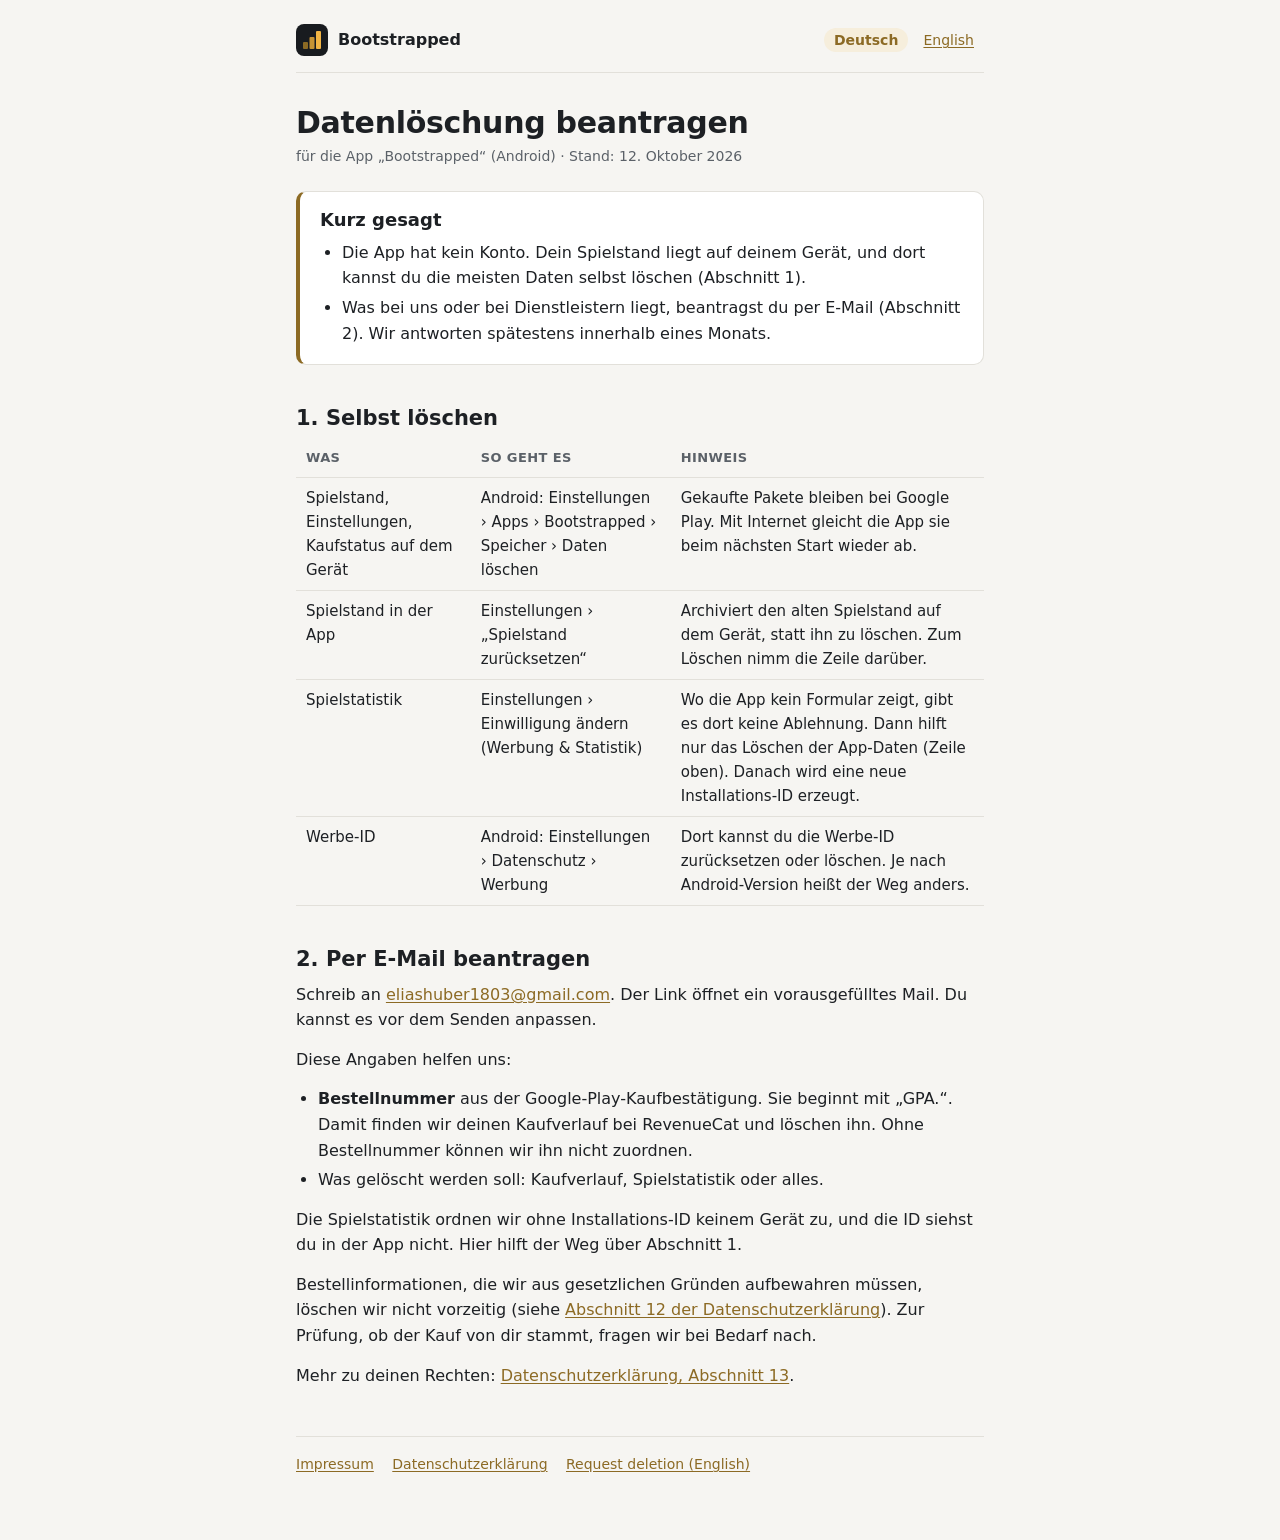
<file: bootstrapped/loeschung.html>
<!doctype html>
<html lang="de">
<head>
<meta charset="utf-8">
<meta name="viewport" content="width=device-width, initial-scale=1">
<title>Datenlöschung beantragen – Bootstrapped</title>
<meta name="description" content="So beantragst du die Löschung deiner Daten aus der App „Bootstrapped“.">
<link rel="alternate" hreflang="en" href="delete-request.html">
<link rel="stylesheet" href="../style.css">
</head>
<body>
<div class="wrap">

<header class="top">
  <a class="brand" href="../index.html">
    <svg width="32" height="32" viewBox="0 0 32 32" aria-hidden="true"><rect width="32" height="32" fill="#181B1F"/><rect x="7" y="18" width="5" height="7" rx="1" fill="#8C6A24"/><rect x="13.5" y="13" width="5" height="12" rx="1" fill="#C79434"/><rect x="20" y="7" width="5" height="18" rx="1" fill="#F2B544"/></svg>
    Bootstrapped
  </a>
  <nav class="lang" aria-label="Sprache">
    <span>Deutsch</span>
    <a href="delete-request.html" hreflang="en" lang="en">English</a>
  </nav>
</header>

<main>
<h1>Datenlöschung beantragen</h1>
<p class="meta">für die App „Bootstrapped“ (Android) · Stand: 12. Oktober 2026</p>

<section class="summary">
  <h2>Kurz gesagt</h2>
  <ul>
    <li>Die App hat kein Konto. Dein Spielstand liegt auf deinem Gerät, und dort kannst du die meisten Daten selbst löschen (Abschnitt 1).</li>
    <li>Was bei uns oder bei Dienstleistern liegt, beantragst du per E-Mail (Abschnitt 2). Wir antworten spätestens innerhalb eines Monats.</li>
  </ul>
</section>

<h2 id="selbst">1. Selbst löschen</h2>
<div class="table-scroll">
<table>
  <thead><tr><th>Was</th><th>So geht es</th><th>Hinweis</th></tr></thead>
  <tbody>
    <tr><td>Spielstand, Einstellungen, Kaufstatus auf dem Gerät</td><td>Android: Einstellungen › Apps › Bootstrapped › Speicher › Daten löschen</td><td>Gekaufte Pakete bleiben bei Google Play. Mit Internet gleicht die App sie beim nächsten Start wieder ab.</td></tr>
    <tr><td>Spielstand in der App</td><td>Einstellungen › „Spielstand zurücksetzen“</td><td>Archiviert den alten Spielstand auf dem Gerät, statt ihn zu löschen. Zum Löschen nimm die Zeile darüber.</td></tr>
    <tr><td>Spielstatistik</td><td>Einstellungen › Einwilligung ändern (Werbung &amp; Statistik)</td><td>Wo die App kein Formular zeigt, gibt es dort keine Ablehnung. Dann hilft nur das Löschen der App-Daten (Zeile oben). Danach wird eine neue Installations-ID erzeugt.</td></tr>
    <tr><td>Werbe-ID</td><td>Android: Einstellungen › Datenschutz › Werbung</td><td>Dort kannst du die Werbe-ID zurücksetzen oder löschen. Je nach Android-Version heißt der Weg anders.</td></tr>
  </tbody>
</table>
</div>

<h2 id="mail">2. Per E-Mail beantragen</h2>
<p>Schreib an <a href="mailto:eliashuber1803@gmail.com?subject=L%C3%B6schantrag%20Bootstrapped&amp;body=Hallo%2C%0A%0Abitte%20l%C3%B6sche%20meine%20Daten%20aus%20der%20App%20Bootstrapped.%0A%0ABestellnummer%20(beginnt%20mit%20GPA.%2C%20falls%20vorhanden)%3A%0AWas%20soll%20gel%C3%B6scht%20werden%20(Kaufverlauf%20%2F%20Spielstatistik%20%2F%20alles)%3A%0A%0ADanke!">eliashuber1803@gmail.com</a>. Der Link öffnet ein vorausgefülltes Mail. Du kannst es vor dem Senden anpassen.</p>
<p>Diese Angaben helfen uns:</p>
<ul>
  <li><strong>Bestellnummer</strong> aus der Google-Play-Kaufbestätigung. Sie beginnt mit „GPA.“. Damit finden wir deinen Kaufverlauf bei RevenueCat und löschen ihn. Ohne Bestellnummer können wir ihn nicht zuordnen.</li>
  <li>Was gelöscht werden soll: Kaufverlauf, Spielstatistik oder alles.</li>
</ul>
<p>Die Spielstatistik ordnen wir ohne Installations-ID keinem Gerät zu, und die ID siehst du in der App nicht. Hier hilft der Weg über Abschnitt 1.</p>
<p>Bestellinformationen, die wir aus gesetzlichen Gründen aufbewahren müssen, löschen wir nicht vorzeitig (siehe <a href="datenschutz.html#speicherdauer">Abschnitt 12 der Datenschutzerklärung</a>). Zur Prüfung, ob der Kauf von dir stammt, fragen wir bei Bedarf nach.</p>

<p>Mehr zu deinen Rechten: <a href="datenschutz.html#rechte">Datenschutzerklärung, Abschnitt 13</a>.</p>
</main>

<footer>
  <a href="../impressum.html">Impressum</a>
  <a href="datenschutz.html">Datenschutzerklärung</a>
  <a href="delete-request.html" hreflang="en">Request deletion (English)</a>
</footer>

</div>
</body>
</html>
</file>
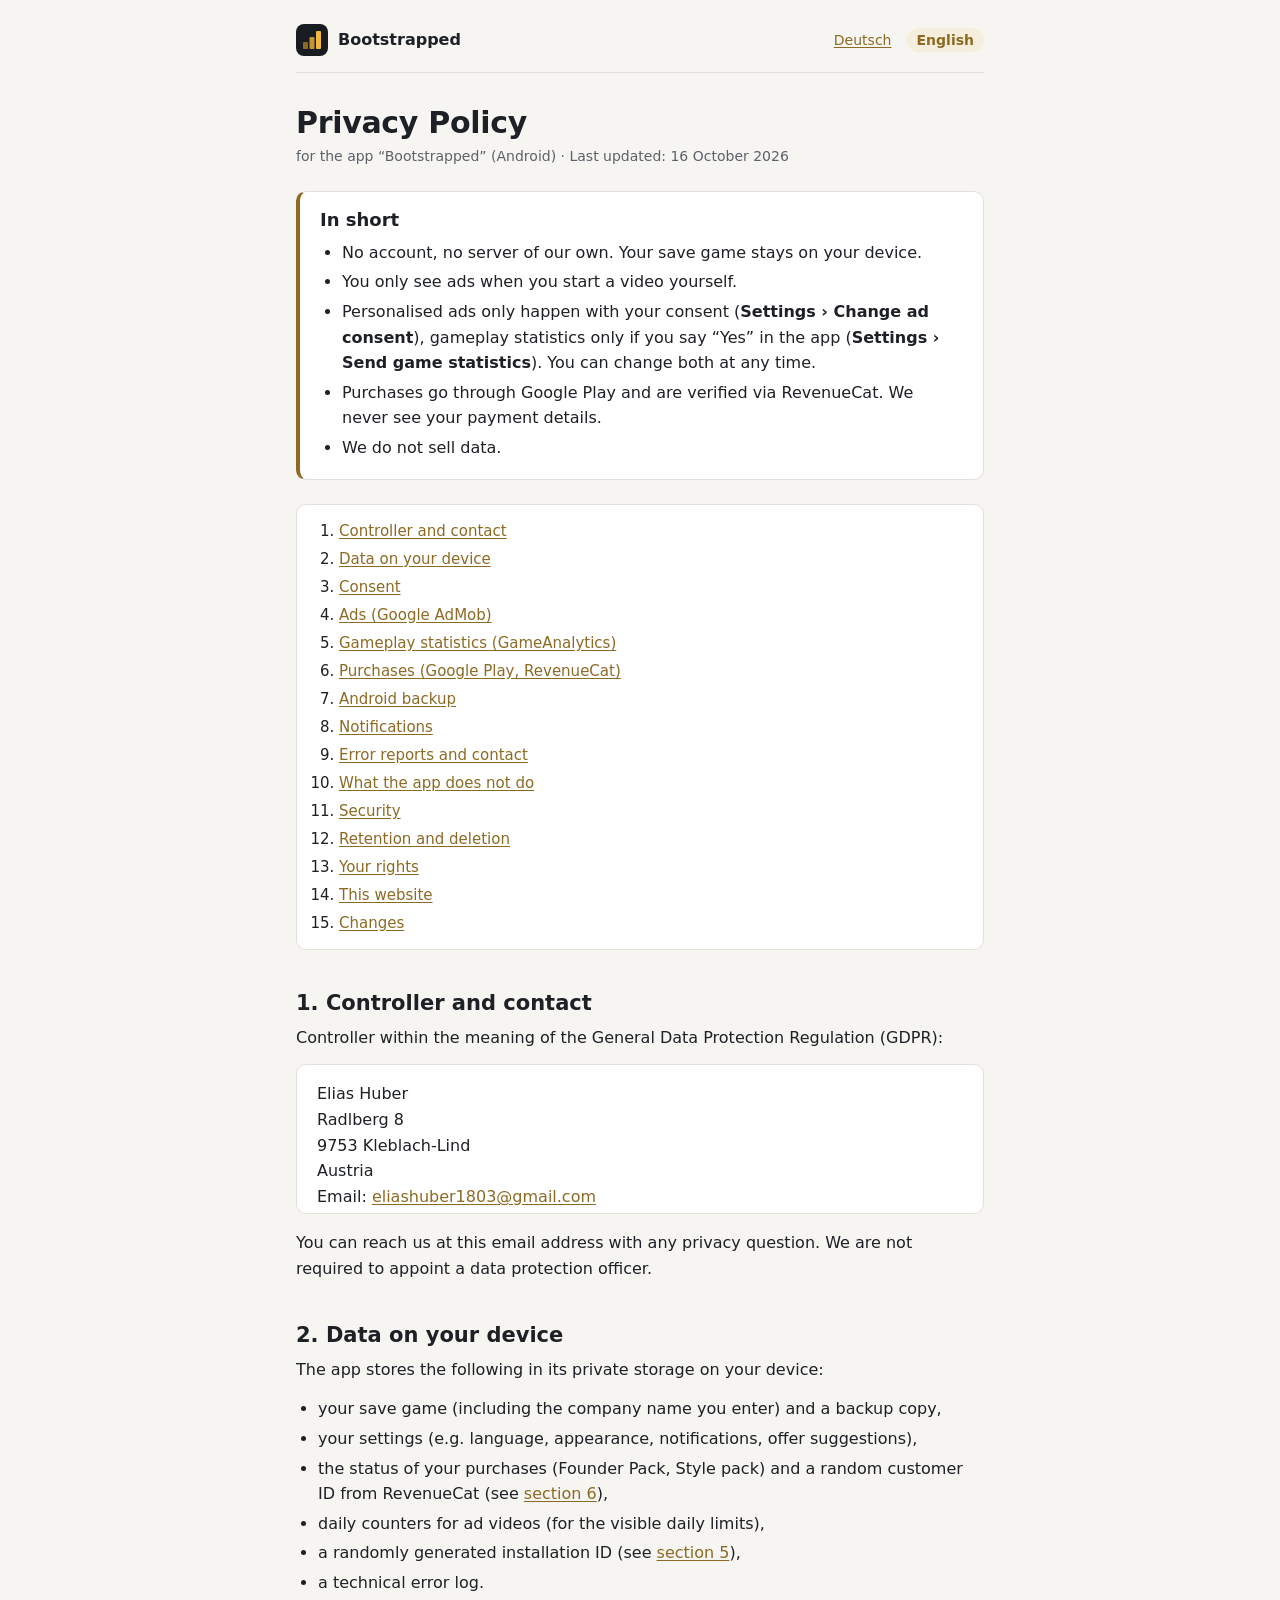
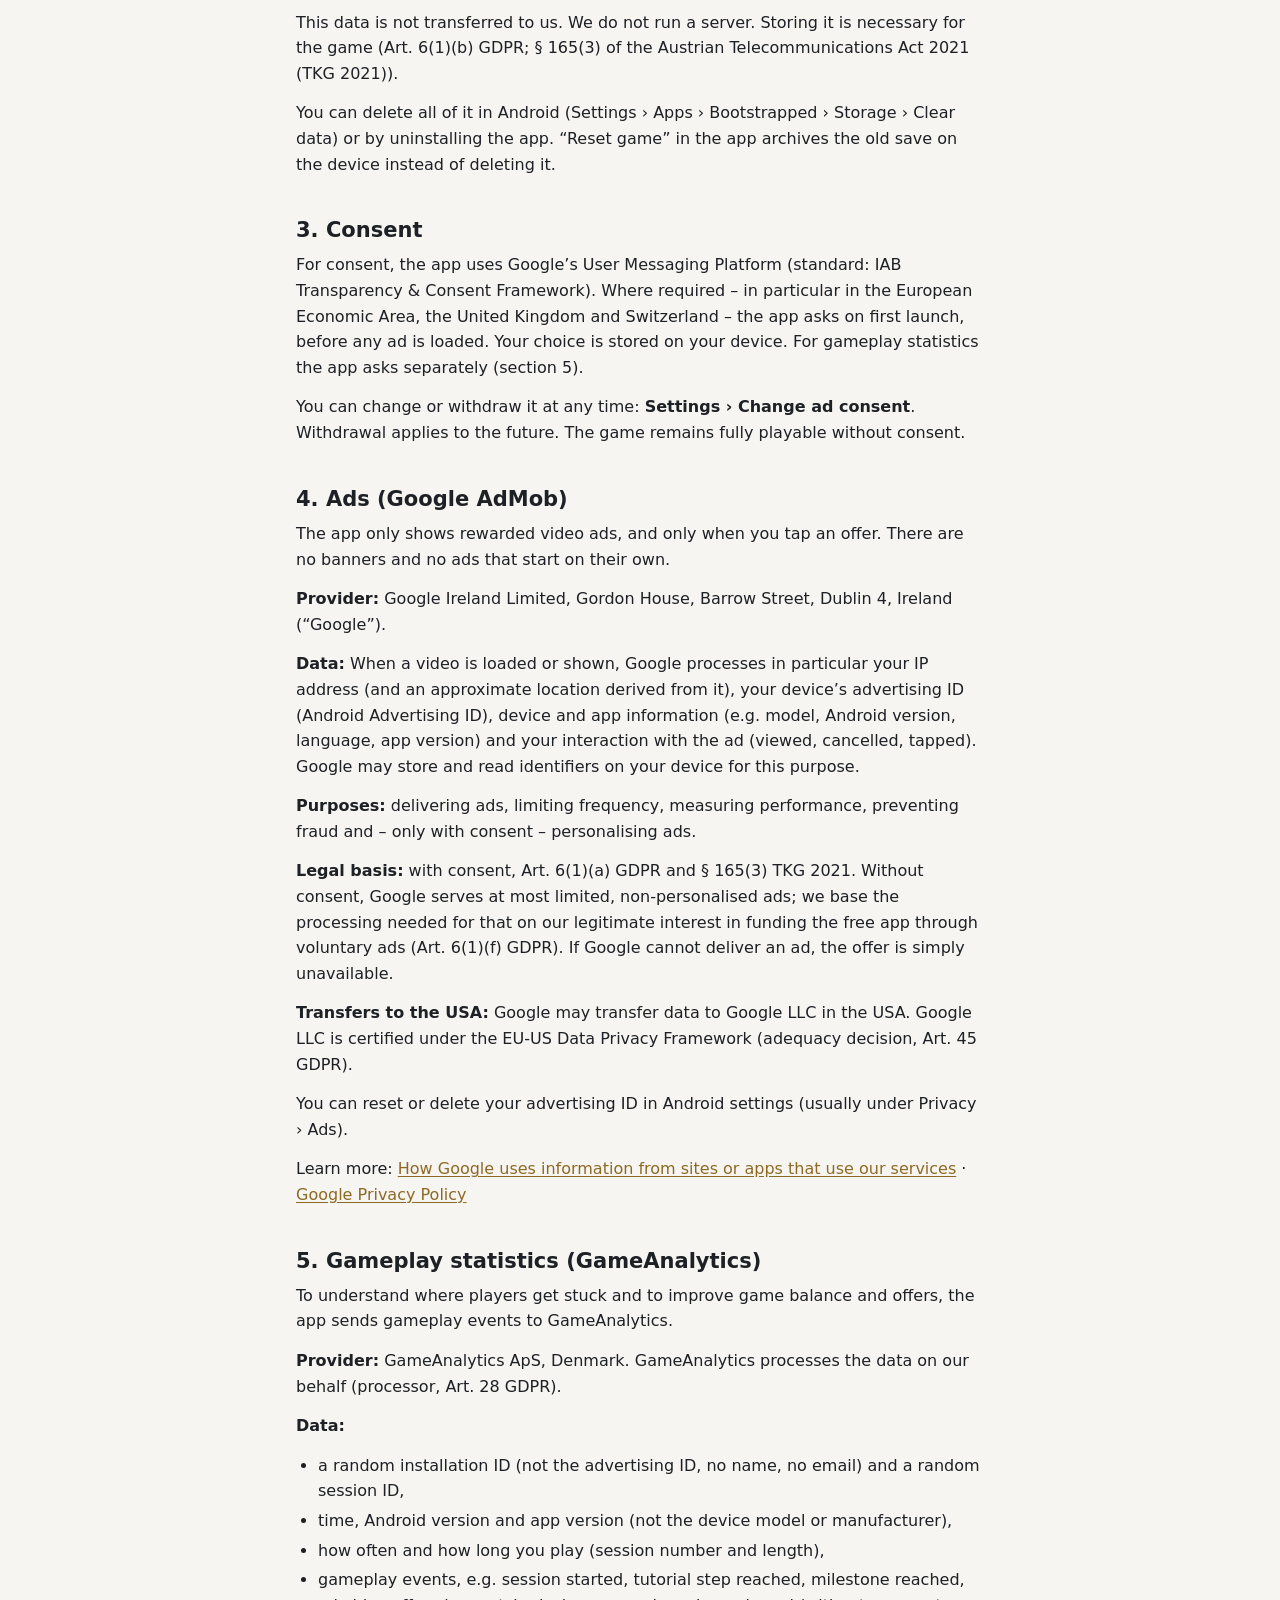
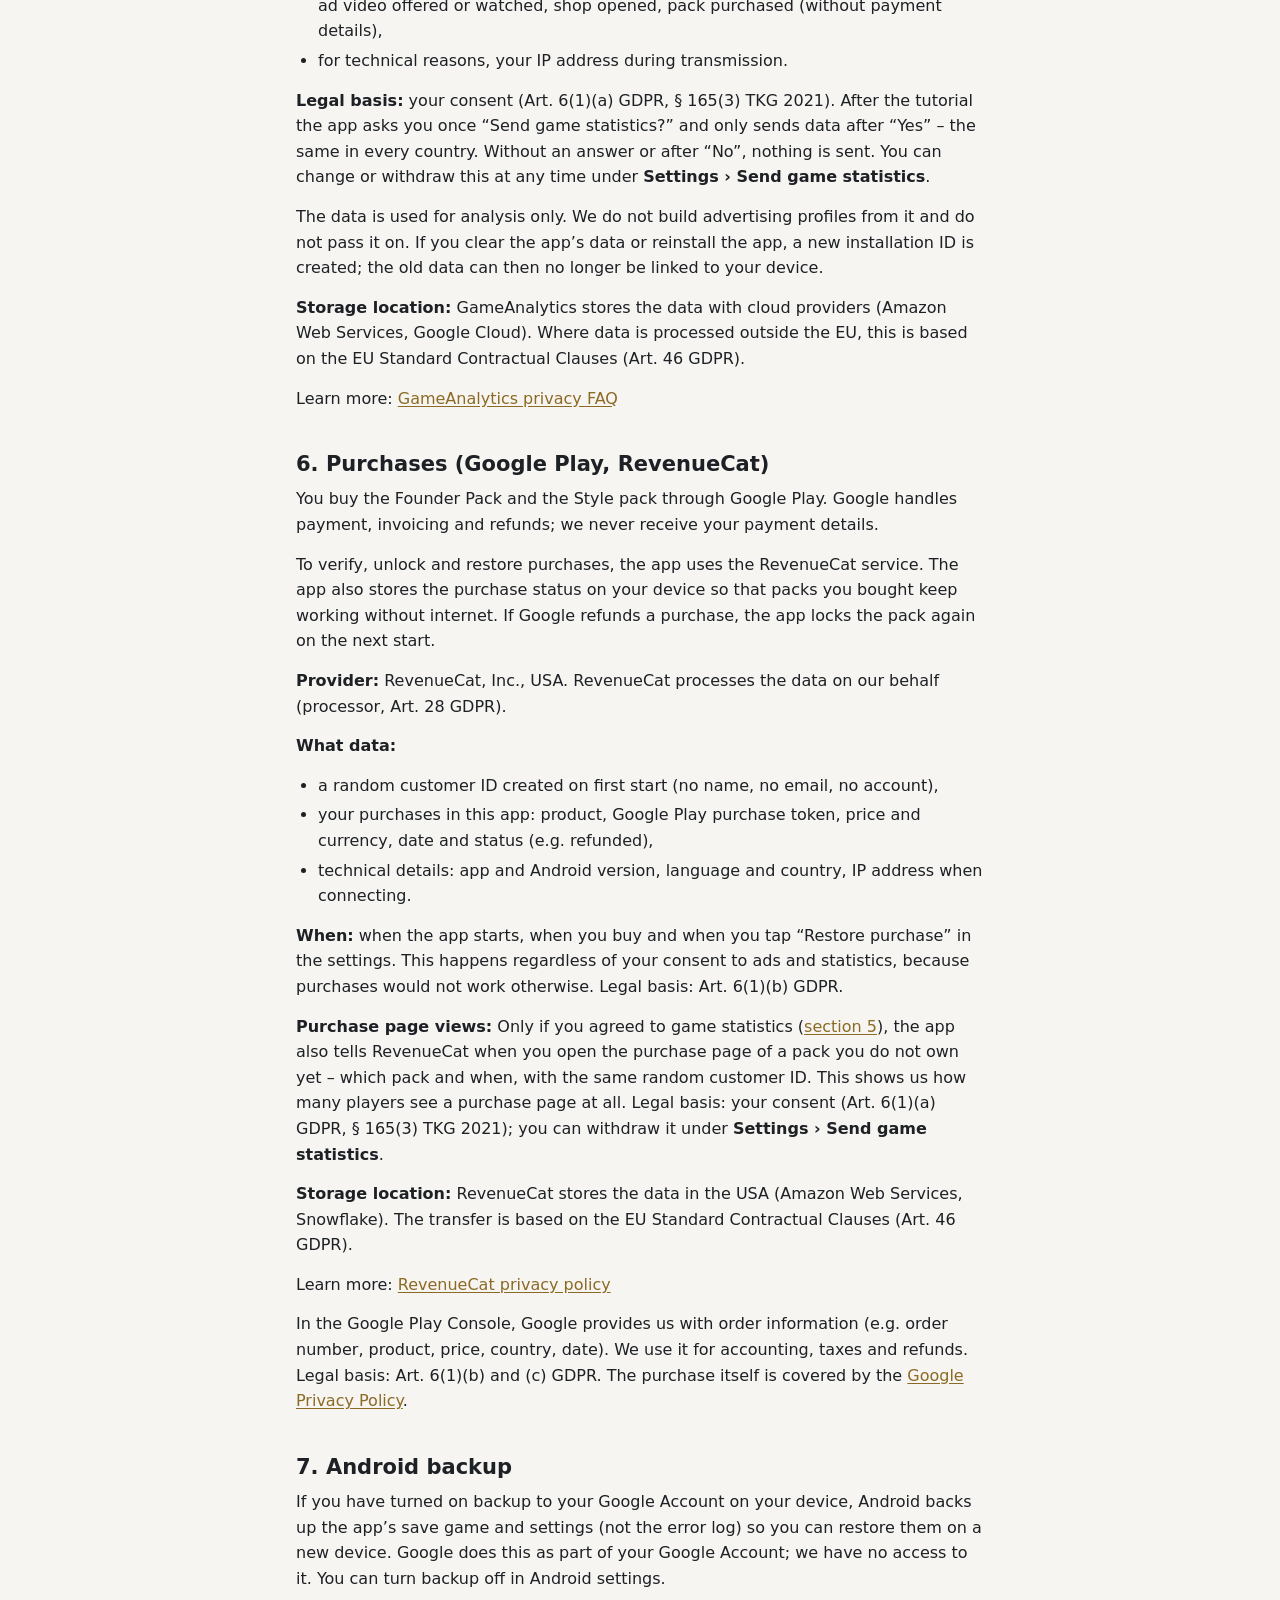
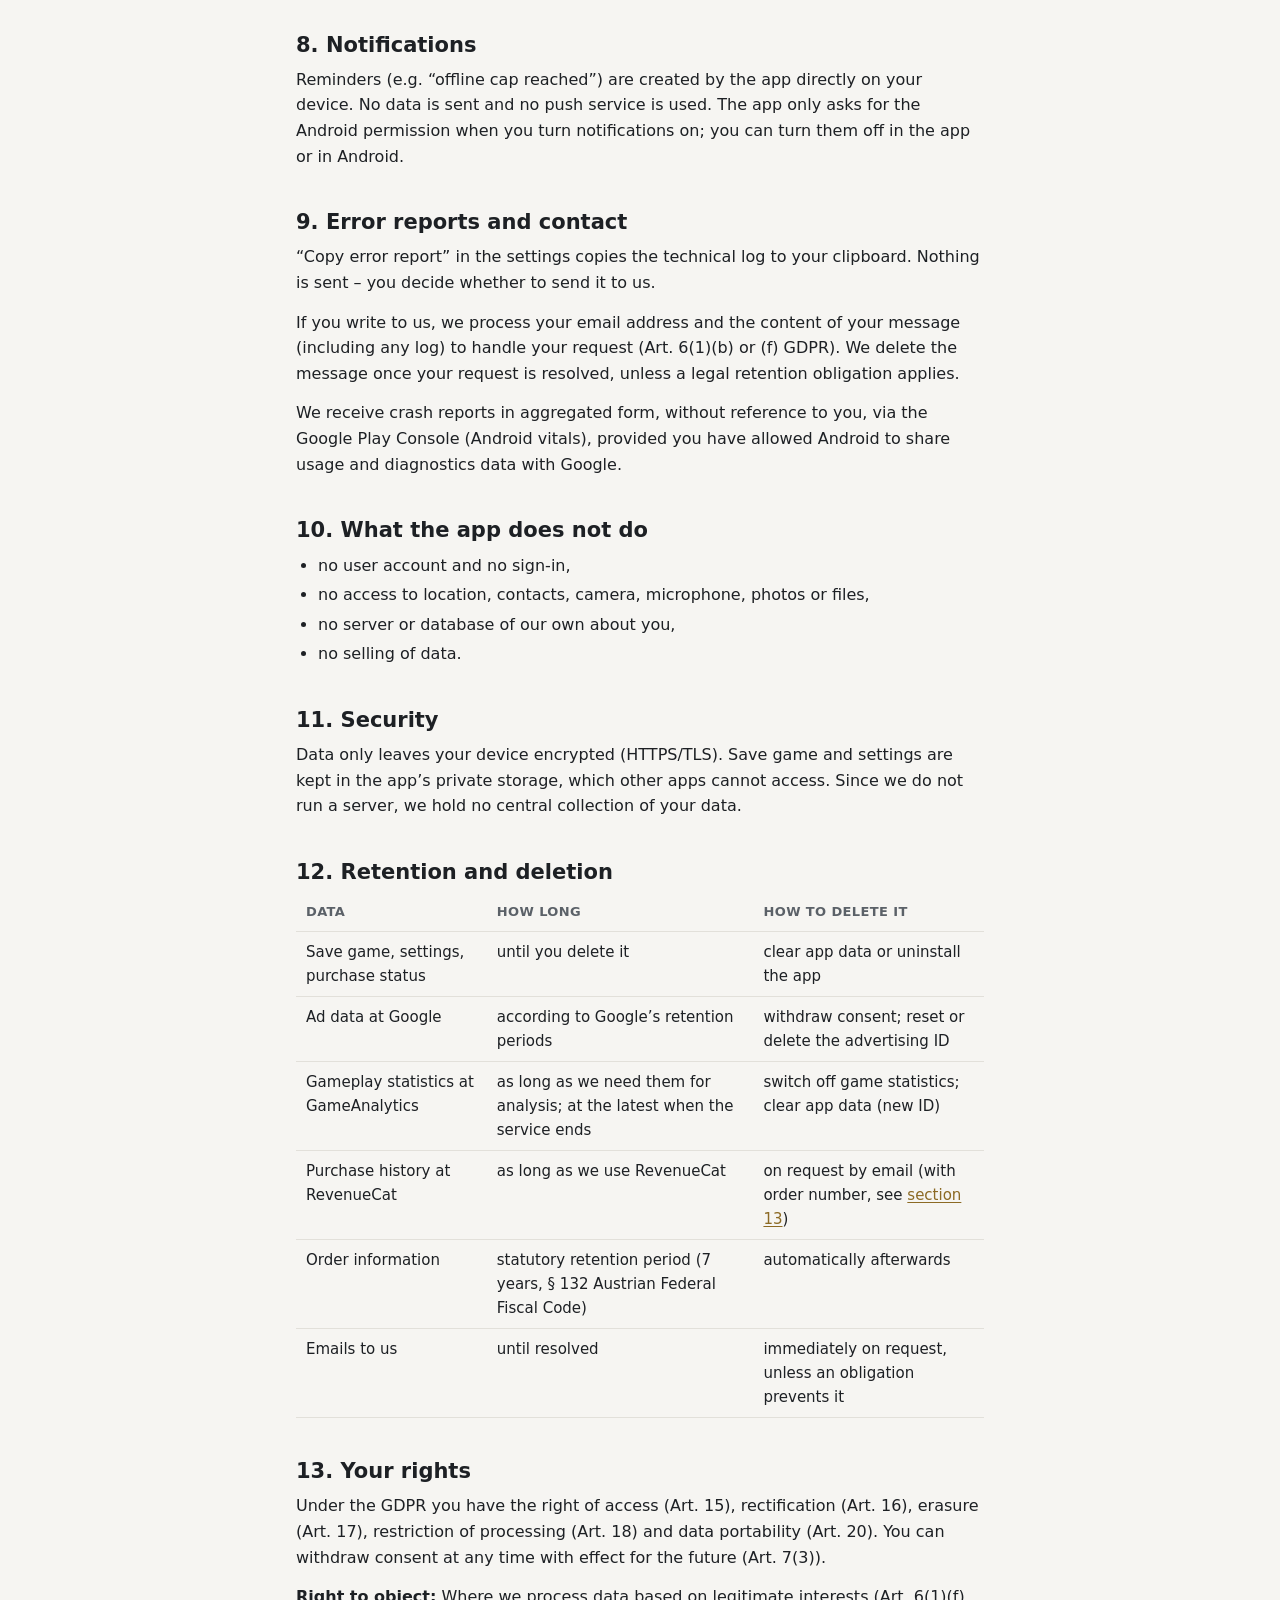
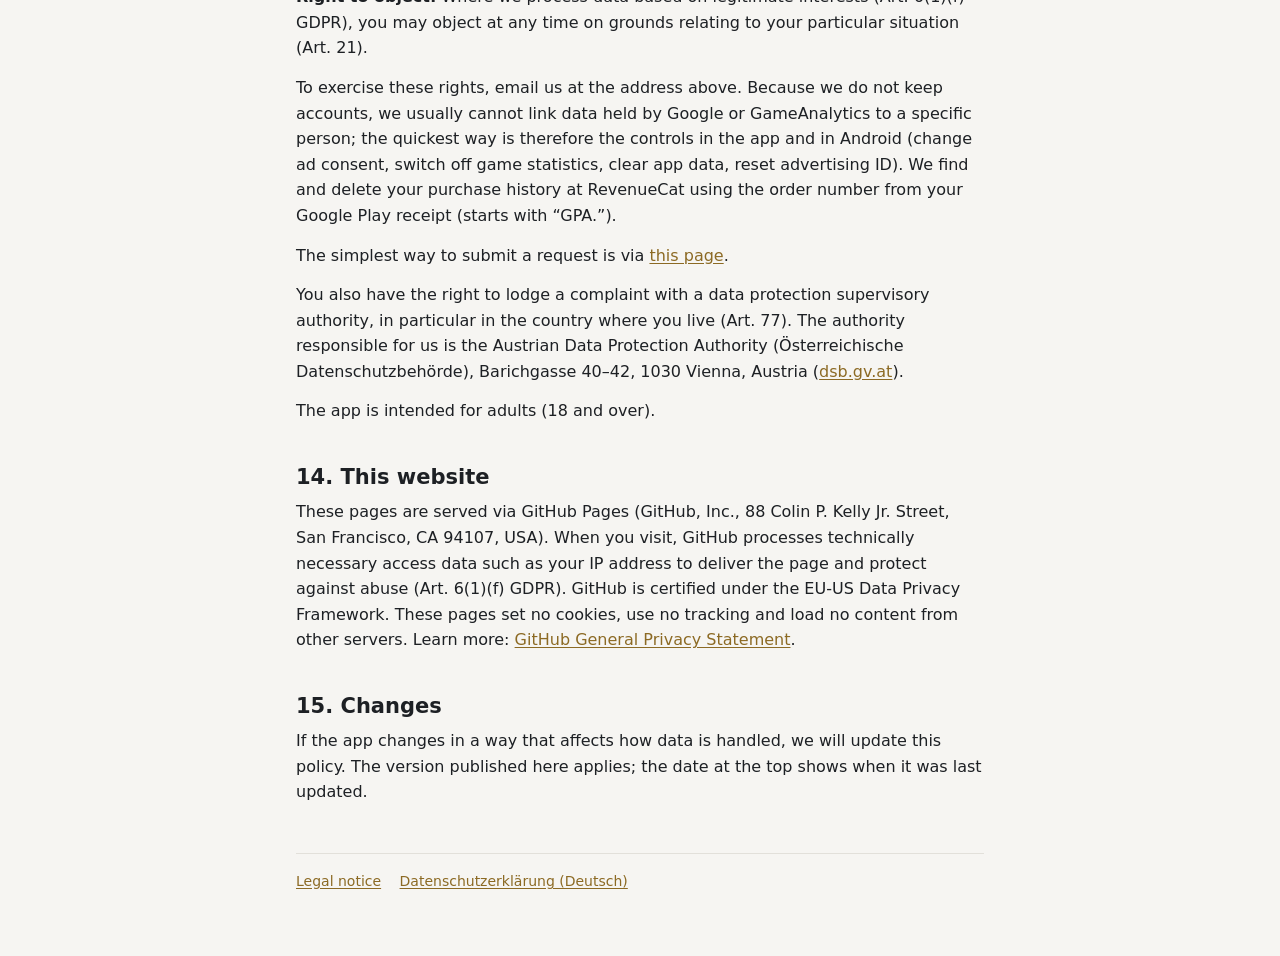
<file: bootstrapped/privacy.html>
<!doctype html>
<html lang="en">
<head>
<meta charset="utf-8">
<meta name="viewport" content="width=device-width, initial-scale=1">
<title>Privacy Policy – Bootstrapped</title>
<meta name="description" content="Privacy policy for the app “Bootstrapped” (Android).">
<link rel="alternate" hreflang="de" href="datenschutz.html">
<link rel="stylesheet" href="../style.css">
</head>
<body>
<div class="wrap">

<header class="top">
  <a class="brand" href="../index.html">
    <svg width="32" height="32" viewBox="0 0 32 32" aria-hidden="true"><rect width="32" height="32" fill="#181B1F"/><rect x="7" y="18" width="5" height="7" rx="1" fill="#8C6A24"/><rect x="13.5" y="13" width="5" height="12" rx="1" fill="#C79434"/><rect x="20" y="7" width="5" height="18" rx="1" fill="#F2B544"/></svg>
    Bootstrapped
  </a>
  <nav class="lang" aria-label="Language">
    <a href="datenschutz.html" hreflang="de" lang="de">Deutsch</a>
    <span>English</span>
  </nav>
</header>

<main>
<h1>Privacy Policy</h1>
<p class="meta">for the app “Bootstrapped” (Android) · Last updated: 16 October 2026</p>

<section class="summary">
  <h2>In short</h2>
  <ul>
    <li>No account, no server of our own. Your save game stays on your device.</li>
    <li>You only see ads when you start a video yourself.</li>
    <li>Personalised ads only happen with your consent (<strong>Settings › Change ad consent</strong>), gameplay statistics only if you say “Yes” in the app (<strong>Settings › Send game statistics</strong>). You can change both at any time.</li>
    <li>Purchases go through Google Play and are verified via RevenueCat. We never see your payment details.</li>
    <li>We do not sell data.</li>
  </ul>
</section>

<nav class="toc" aria-label="Contents">
  <ol>
    <li><a href="#controller">Controller and contact</a></li>
    <li><a href="#device">Data on your device</a></li>
    <li><a href="#consent">Consent</a></li>
    <li><a href="#ads">Ads (Google AdMob)</a></li>
    <li><a href="#analytics">Gameplay statistics (GameAnalytics)</a></li>
    <li><a href="#purchases">Purchases (Google Play, RevenueCat)</a></li>
    <li><a href="#backup">Android backup</a></li>
    <li><a href="#notifications">Notifications</a></li>
    <li><a href="#contact">Error reports and contact</a></li>
    <li><a href="#not">What the app does not do</a></li>
    <li><a href="#security">Security</a></li>
    <li><a href="#retention">Retention and deletion</a></li>
    <li><a href="#rights">Your rights</a></li>
    <li><a href="#website">This website</a></li>
    <li><a href="#changes">Changes</a></li>
  </ol>
</nav>

<h2 id="controller">1. Controller and contact</h2>
<p>Controller within the meaning of the General Data Protection Regulation (GDPR):</p>
<div class="card">
  <address>
    Elias Huber<br>
    Radlberg 8<br>
    9753 Kleblach-Lind<br>
    Austria<br>
    Email: <a href="mailto:eliashuber1803@gmail.com">eliashuber1803@gmail.com</a>
  </address>
</div>
<p>You can reach us at this email address with any privacy question. We are not required to appoint a data protection officer.</p>

<h2 id="device">2. Data on your device</h2>
<p>The app stores the following in its private storage on your device:</p>
<ul>
  <li>your save game (including the company name you enter) and a backup copy,</li>
  <li>your settings (e.g. language, appearance, notifications, offer suggestions),</li>
  <li>the status of your purchases (Founder Pack, Style pack) and a random customer ID from RevenueCat (see <a href="#purchases">section 6</a>),</li>
  <li>daily counters for ad videos (for the visible daily limits),</li>
  <li>a randomly generated installation ID (see <a href="#analytics">section 5</a>),</li>
  <li>a technical error log.</li>
</ul>
<p>This data is not transferred to us. We do not run a server. Storing it is necessary for the game (Art.&nbsp;6(1)(b) GDPR; § 165(3) of the Austrian Telecommunications Act 2021 (TKG 2021)).</p>
<p>You can delete all of it in Android (Settings › Apps › Bootstrapped › Storage › Clear data) or by uninstalling the app. “Reset game” in the app archives the old save on the device instead of deleting it.</p>

<h2 id="consent">3. Consent</h2>
<p>For consent, the app uses Google’s User Messaging Platform (standard: IAB Transparency &amp; Consent Framework). Where required – in particular in the European Economic Area, the United Kingdom and Switzerland – the app asks on first launch, before any ad is loaded. Your choice is stored on your device. For gameplay statistics the app asks separately (section 5).</p>
<p>You can change or withdraw it at any time: <strong>Settings › Change ad consent</strong>. Withdrawal applies to the future. The game remains fully playable without consent.</p>

<h2 id="ads">4. Ads (Google AdMob)</h2>
<p>The app only shows rewarded video ads, and only when you tap an offer. There are no banners and no ads that start on their own.</p>
<p><strong>Provider:</strong> Google Ireland Limited, Gordon House, Barrow Street, Dublin 4, Ireland (“Google”).</p>
<p><strong>Data:</strong> When a video is loaded or shown, Google processes in particular your IP address (and an approximate location derived from it), your device’s advertising ID (Android Advertising ID), device and app information (e.g. model, Android version, language, app version) and your interaction with the ad (viewed, cancelled, tapped). Google may store and read identifiers on your device for this purpose.</p>
<p><strong>Purposes:</strong> delivering ads, limiting frequency, measuring performance, preventing fraud and – only with consent – personalising ads.</p>
<p><strong>Legal basis:</strong> with consent, Art.&nbsp;6(1)(a) GDPR and § 165(3) TKG 2021. Without consent, Google serves at most limited, non-personalised ads; we base the processing needed for that on our legitimate interest in funding the free app through voluntary ads (Art.&nbsp;6(1)(f) GDPR). If Google cannot deliver an ad, the offer is simply unavailable.</p>
<p><strong>Transfers to the USA:</strong> Google may transfer data to Google LLC in the USA. Google LLC is certified under the EU-US Data Privacy Framework (adequacy decision, Art.&nbsp;45 GDPR).</p>
<p>You can reset or delete your advertising ID in Android settings (usually under Privacy › Ads).</p>
<p>Learn more: <a href="https://policies.google.com/technologies/partner-sites?hl=en">How Google uses information from sites or apps that use our services</a> · <a href="https://policies.google.com/privacy?hl=en">Google Privacy Policy</a></p>

<h2 id="analytics">5. Gameplay statistics (GameAnalytics)</h2>
<p>To understand where players get stuck and to improve game balance and offers, the app sends gameplay events to GameAnalytics.</p>
<p><strong>Provider:</strong> GameAnalytics ApS, Denmark. GameAnalytics processes the data on our behalf (processor, Art.&nbsp;28 GDPR).</p>
<p><strong>Data:</strong></p>
<ul>
  <li>a random installation ID (not the advertising ID, no name, no email) and a random session ID,</li>
  <li>time, Android version and app version (not the device model or manufacturer),</li>
  <li>how often and how long you play (session number and length),</li>
  <li>gameplay events, e.g. session started, tutorial step reached, milestone reached, ad video offered or watched, shop opened, pack purchased (without payment details),</li>
  <li>for technical reasons, your IP address during transmission.</li>
</ul>
<p><strong>Legal basis:</strong> your consent (Art.&nbsp;6(1)(a) GDPR, § 165(3) TKG 2021). After the tutorial the app asks you once “Send game statistics?” and only sends data after “Yes” – the same in every country. Without an answer or after “No”, nothing is sent. You can change or withdraw this at any time under <strong>Settings › Send game statistics</strong>.</p>
<p>The data is used for analysis only. We do not build advertising profiles from it and do not pass it on. If you clear the app’s data or reinstall the app, a new installation ID is created; the old data can then no longer be linked to your device.</p>
<p><strong>Storage location:</strong> GameAnalytics stores the data with cloud providers (Amazon Web Services, Google Cloud). Where data is processed outside the EU, this is based on the EU Standard Contractual Clauses (Art.&nbsp;46 GDPR).</p>
<p>Learn more: <a href="https://www.gameanalytics.com/trust/privacy-faq">GameAnalytics privacy FAQ</a></p>

<h2 id="purchases">6. Purchases (Google Play, RevenueCat)</h2>
<p>You buy the Founder Pack and the Style pack through Google Play. Google handles payment, invoicing and refunds; we never receive your payment details.</p>
<p>To verify, unlock and restore purchases, the app uses the RevenueCat service. The app also stores the purchase status on your device so that packs you bought keep working without internet. If Google refunds a purchase, the app locks the pack again on the next start.</p>
<p><strong>Provider:</strong> RevenueCat, Inc., USA. RevenueCat processes the data on our behalf (processor, Art.&nbsp;28 GDPR).</p>
<p><strong>What data:</strong></p>
<ul>
  <li>a random customer ID created on first start (no name, no email, no account),</li>
  <li>your purchases in this app: product, Google Play purchase token, price and currency, date and status (e.g. refunded),</li>
  <li>technical details: app and Android version, language and country, IP address when connecting.</li>
</ul>
<p><strong>When:</strong> when the app starts, when you buy and when you tap “Restore purchase” in the settings. This happens regardless of your consent to ads and statistics, because purchases would not work otherwise. Legal basis: Art.&nbsp;6(1)(b) GDPR.</p>
<p><strong>Purchase page views:</strong> Only if you agreed to game statistics (<a href="#analytics">section 5</a>), the app also tells RevenueCat when you open the purchase page of a pack you do not own yet – which pack and when, with the same random customer ID. This shows us how many players see a purchase page at all. Legal basis: your consent (Art.&nbsp;6(1)(a) GDPR, § 165(3) TKG 2021); you can withdraw it under <strong>Settings › Send game statistics</strong>.</p>
<p><strong>Storage location:</strong> RevenueCat stores the data in the USA (Amazon Web Services, Snowflake). The transfer is based on the EU Standard Contractual Clauses (Art.&nbsp;46 GDPR).</p>
<p>Learn more: <a href="https://www.revenuecat.com/privacy">RevenueCat privacy policy</a></p>
<p>In the Google Play Console, Google provides us with order information (e.g. order number, product, price, country, date). We use it for accounting, taxes and refunds. Legal basis: Art.&nbsp;6(1)(b) and (c) GDPR. The purchase itself is covered by the <a href="https://policies.google.com/privacy?hl=en">Google Privacy Policy</a>.</p>

<h2 id="backup">7. Android backup</h2>
<p>If you have turned on backup to your Google Account on your device, Android backs up the app’s save game and settings (not the error log) so you can restore them on a new device. Google does this as part of your Google Account; we have no access to it. You can turn backup off in Android settings.</p>

<h2 id="notifications">8. Notifications</h2>
<p>Reminders (e.g. “offline cap reached”) are created by the app directly on your device. No data is sent and no push service is used. The app only asks for the Android permission when you turn notifications on; you can turn them off in the app or in Android.</p>

<h2 id="contact">9. Error reports and contact</h2>
<p>“Copy error report” in the settings copies the technical log to your clipboard. Nothing is sent – you decide whether to send it to us.</p>
<p>If you write to us, we process your email address and the content of your message (including any log) to handle your request (Art.&nbsp;6(1)(b) or (f) GDPR). We delete the message once your request is resolved, unless a legal retention obligation applies.</p>
<p>We receive crash reports in aggregated form, without reference to you, via the Google Play Console (Android vitals), provided you have allowed Android to share usage and diagnostics data with Google.</p>

<h2 id="not">10. What the app does not do</h2>
<ul>
  <li>no user account and no sign-in,</li>
  <li>no access to location, contacts, camera, microphone, photos or files,</li>
  <li>no server or database of our own about you,</li>
  <li>no selling of data.</li>
</ul>

<h2 id="security">11. Security</h2>
<p>Data only leaves your device encrypted (HTTPS/TLS). Save game and settings are kept in the app’s private storage, which other apps cannot access. Since we do not run a server, we hold no central collection of your data.</p>

<h2 id="retention">12. Retention and deletion</h2>
<div class="table-scroll">
<table>
  <thead><tr><th>Data</th><th>How long</th><th>How to delete it</th></tr></thead>
  <tbody>
    <tr><td>Save game, settings, purchase status</td><td>until you delete it</td><td>clear app data or uninstall the app</td></tr>
    <tr><td>Ad data at Google</td><td>according to Google’s retention periods</td><td>withdraw consent; reset or delete the advertising ID</td></tr>
    <tr><td>Gameplay statistics at GameAnalytics</td><td>as long as we need them for analysis; at the latest when the service ends</td><td>switch off game statistics; clear app data (new ID)</td></tr>
    <tr><td>Purchase history at RevenueCat</td><td>as long as we use RevenueCat</td><td>on request by email (with order number, see <a href="#rights">section 13</a>)</td></tr>
    <tr><td>Order information</td><td>statutory retention period (7 years, § 132 Austrian Federal Fiscal Code)</td><td>automatically afterwards</td></tr>
    <tr><td>Emails to us</td><td>until resolved</td><td>immediately on request, unless an obligation prevents it</td></tr>
  </tbody>
</table>
</div>

<h2 id="rights">13. Your rights</h2>
<p>Under the GDPR you have the right of access (Art.&nbsp;15), rectification (Art.&nbsp;16), erasure (Art.&nbsp;17), restriction of processing (Art.&nbsp;18) and data portability (Art.&nbsp;20). You can withdraw consent at any time with effect for the future (Art.&nbsp;7(3)).</p>
<p><strong>Right to object:</strong> Where we process data based on legitimate interests (Art.&nbsp;6(1)(f) GDPR), you may object at any time on grounds relating to your particular situation (Art.&nbsp;21).</p>
<p>To exercise these rights, email us at the address above. Because we do not keep accounts, we usually cannot link data held by Google or GameAnalytics to a specific person; the quickest way is therefore the controls in the app and in Android (change ad consent, switch off game statistics, clear app data, reset advertising ID). We find and delete your purchase history at RevenueCat using the order number from your Google Play receipt (starts with “GPA.”).</p>
<p>The simplest way to submit a request is via <a href="delete-request.html">this page</a>.</p>
<p>You also have the right to lodge a complaint with a data protection supervisory authority, in particular in the country where you live (Art.&nbsp;77). The authority responsible for us is the Austrian Data Protection Authority (Österreichische Datenschutzbehörde), Barichgasse 40–42, 1030 Vienna, Austria (<a href="https://dsb.gv.at">dsb.gv.at</a>).</p>
<p>The app is intended for adults (18 and over).</p>

<h2 id="website">14. This website</h2>
<p>These pages are served via GitHub Pages (GitHub, Inc., 88 Colin P. Kelly Jr. Street, San Francisco, CA 94107, USA). When you visit, GitHub processes technically necessary access data such as your IP address to deliver the page and protect against abuse (Art.&nbsp;6(1)(f) GDPR). GitHub is certified under the EU-US Data Privacy Framework. These pages set no cookies, use no tracking and load no content from other servers. Learn more: <a href="https://docs.github.com/en/site-policy/privacy-policies/github-general-privacy-statement">GitHub General Privacy Statement</a>.</p>

<h2 id="changes">15. Changes</h2>
<p>If the app changes in a way that affects how data is handled, we will update this policy. The version published here applies; the date at the top shows when it was last updated.</p>
</main>

<footer>
  <a href="../impressum.html#en">Legal notice</a>
  <a href="datenschutz.html" hreflang="de">Datenschutzerklärung (Deutsch)</a>
</footer>

</div>
</body>
</html>
</file>
<file: style.css>
/* Bootstrapped – rechtliche Seiten. Keine externen Ressourcen (keine
   Web-Fonts, kein Tracking), damit die Seite selbst keine Daten weitergibt. */
:root {
  --bg: #f6f5f2;
  --surface: #ffffff;
  --text: #1d2024;
  --muted: #5b6168;
  --line: #e2e0da;
  --accent: #8c6a24;
  --accent-soft: #f6eedc;
  color-scheme: light dark;
}
@media (prefers-color-scheme: dark) {
  :root {
    --bg: #14171a;
    --surface: #1c2024;
    --text: #e8e6e1;
    --muted: #a3a8ae;
    --line: #2d3238;
    --accent: #f2b544;
    --accent-soft: #2a2416;
  }
}

* { box-sizing: border-box; }

html { -webkit-text-size-adjust: 100%; }

body {
  margin: 0;
  background: var(--bg);
  color: var(--text);
  font: 16px/1.6 system-ui, -apple-system, "Segoe UI", Roboto, "Helvetica Neue", Arial, sans-serif;
}

.wrap {
  max-width: 720px;
  margin: 0 auto;
  padding: 24px 16px 64px;
}

header.top {
  display: flex;
  flex-wrap: wrap;
  align-items: center;
  justify-content: space-between;
  gap: 8px 16px;
  padding-bottom: 16px;
  border-bottom: 1px solid var(--line);
  margin-bottom: 32px;
}

.brand {
  display: flex;
  align-items: center;
  gap: 10px;
  font-weight: 650;
  color: var(--text);
  text-decoration: none;
}

.brand svg { flex: none; border-radius: 8px; }

nav.lang a, nav.lang span {
  font-size: 14px;
  padding: 4px 10px;
  border-radius: 999px;
}
nav.lang span { background: var(--accent-soft); color: var(--accent); font-weight: 600; }

a { color: var(--accent); text-underline-offset: 2px; overflow-wrap: anywhere; }

h1 { font-size: clamp(24px, 7vw, 30px); line-height: 1.2; margin: 0 0 4px; letter-spacing: -0.01em; overflow-wrap: break-word; hyphens: auto; }
h2 { font-size: 21px; line-height: 1.3; margin: 40px 0 8px; scroll-margin-top: 16px; }
h3 { font-size: 17px; margin: 24px 0 4px; }
p, ul, ol, table { margin: 0 0 14px; }
ul, ol { padding-left: 22px; }
li { margin-bottom: 4px; }

.meta { color: var(--muted); font-size: 14px; margin-bottom: 24px; }

.summary {
  background: var(--surface);
  border: 1px solid var(--line);
  border-left: 4px solid var(--accent);
  border-radius: 10px;
  padding: 16px 20px 4px;
  margin-bottom: 24px;
}
.summary h2 { margin-top: 0; font-size: 18px; }

.toc {
  background: var(--surface);
  border: 1px solid var(--line);
  border-radius: 10px;
  padding: 14px 20px 6px;
  font-size: 15px;
}
.toc ol { margin-bottom: 8px; }

.card {
  background: var(--surface);
  border: 1px solid var(--line);
  border-radius: 10px;
  padding: 16px 20px 4px;
  margin-bottom: 16px;
}

address { font-style: normal; }

.table-scroll { overflow-x: auto; margin-bottom: 14px; }
table { width: 100%; border-collapse: collapse; font-size: 15px; margin: 0; }
th, td { text-align: left; vertical-align: top; padding: 8px 10px; border-bottom: 1px solid var(--line); }
th { font-weight: 600; color: var(--muted); font-size: 13px; text-transform: uppercase; letter-spacing: 0.03em; }

.links { display: grid; gap: 12px; margin: 24px 0; }
.links a {
  display: block;
  background: var(--surface);
  border: 1px solid var(--line);
  border-radius: 10px;
  padding: 14px 18px;
  text-decoration: none;
  color: var(--text);
}
.links a strong { display: block; color: var(--accent); }
.links a span { color: var(--muted); font-size: 14px; }

footer {
  margin-top: 48px;
  padding-top: 16px;
  border-top: 1px solid var(--line);
  color: var(--muted);
  font-size: 14px;
}
footer a { margin-right: 14px; }
</file>
